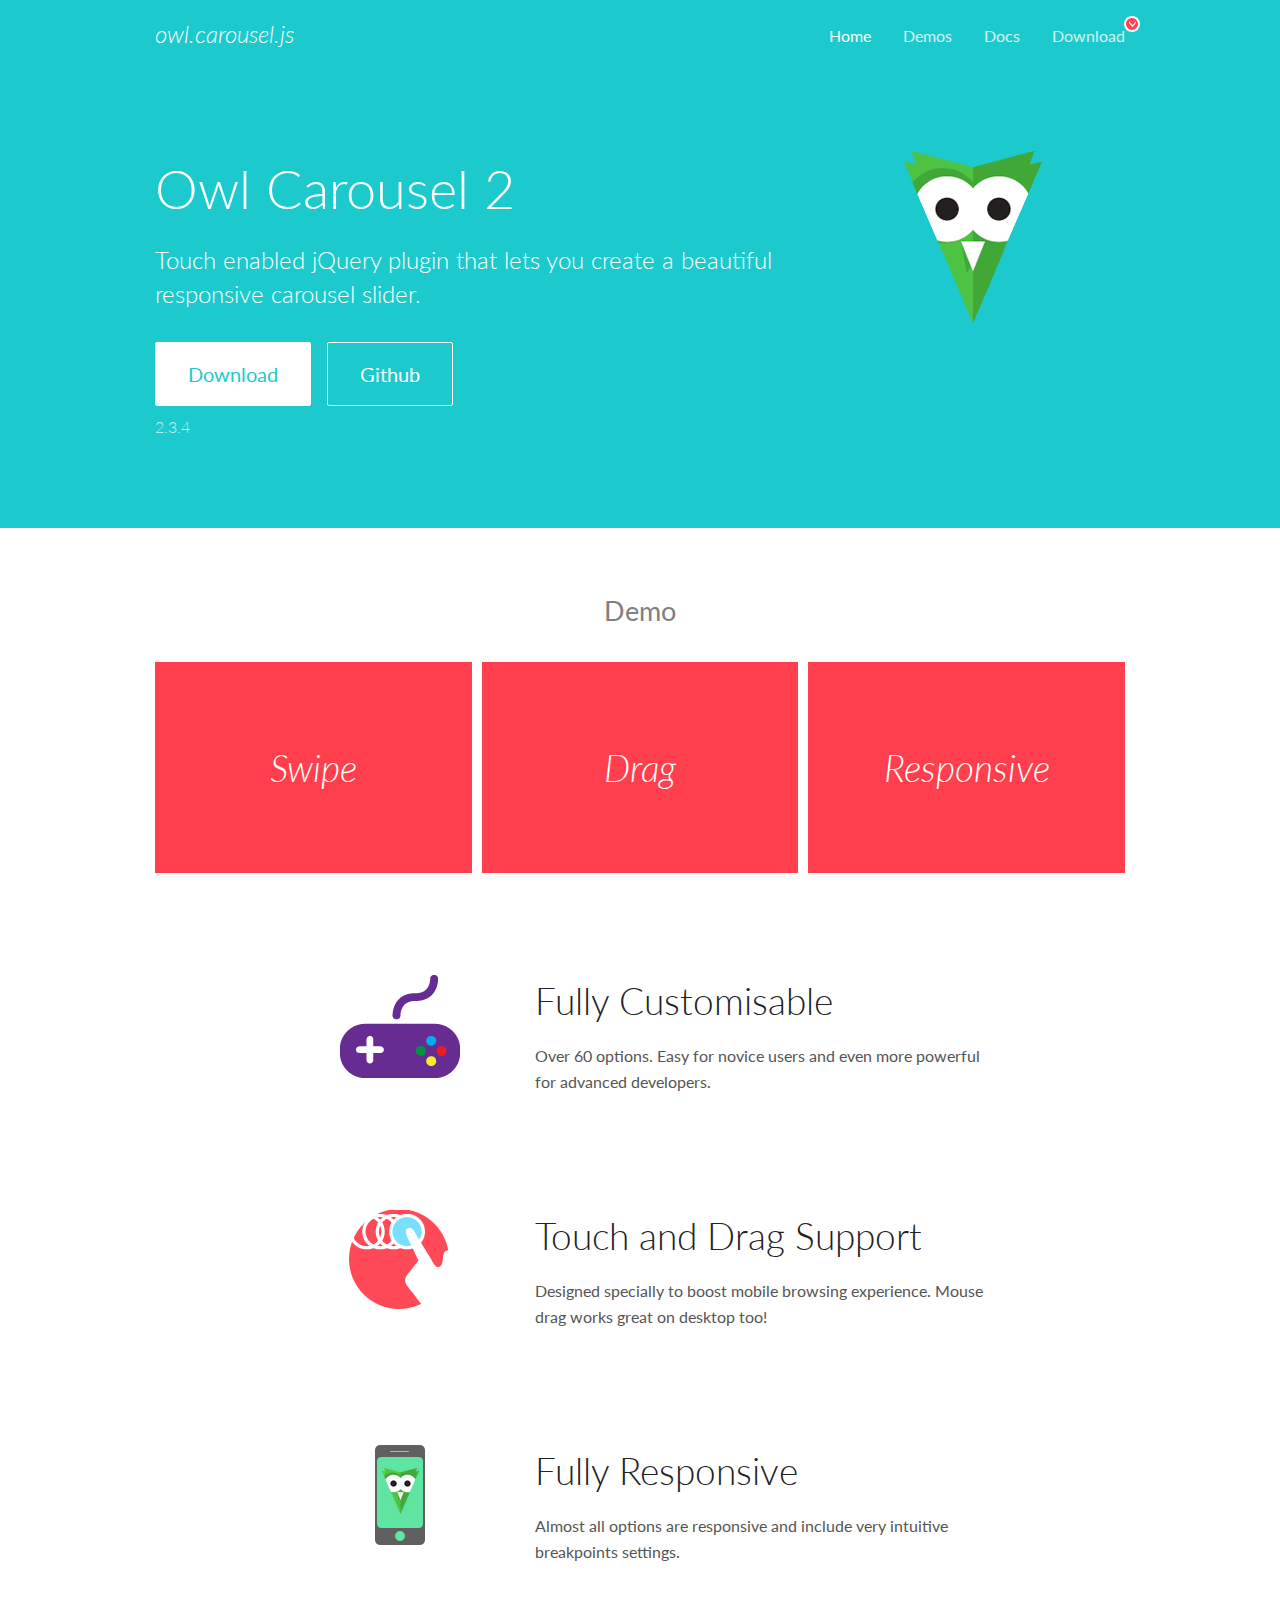
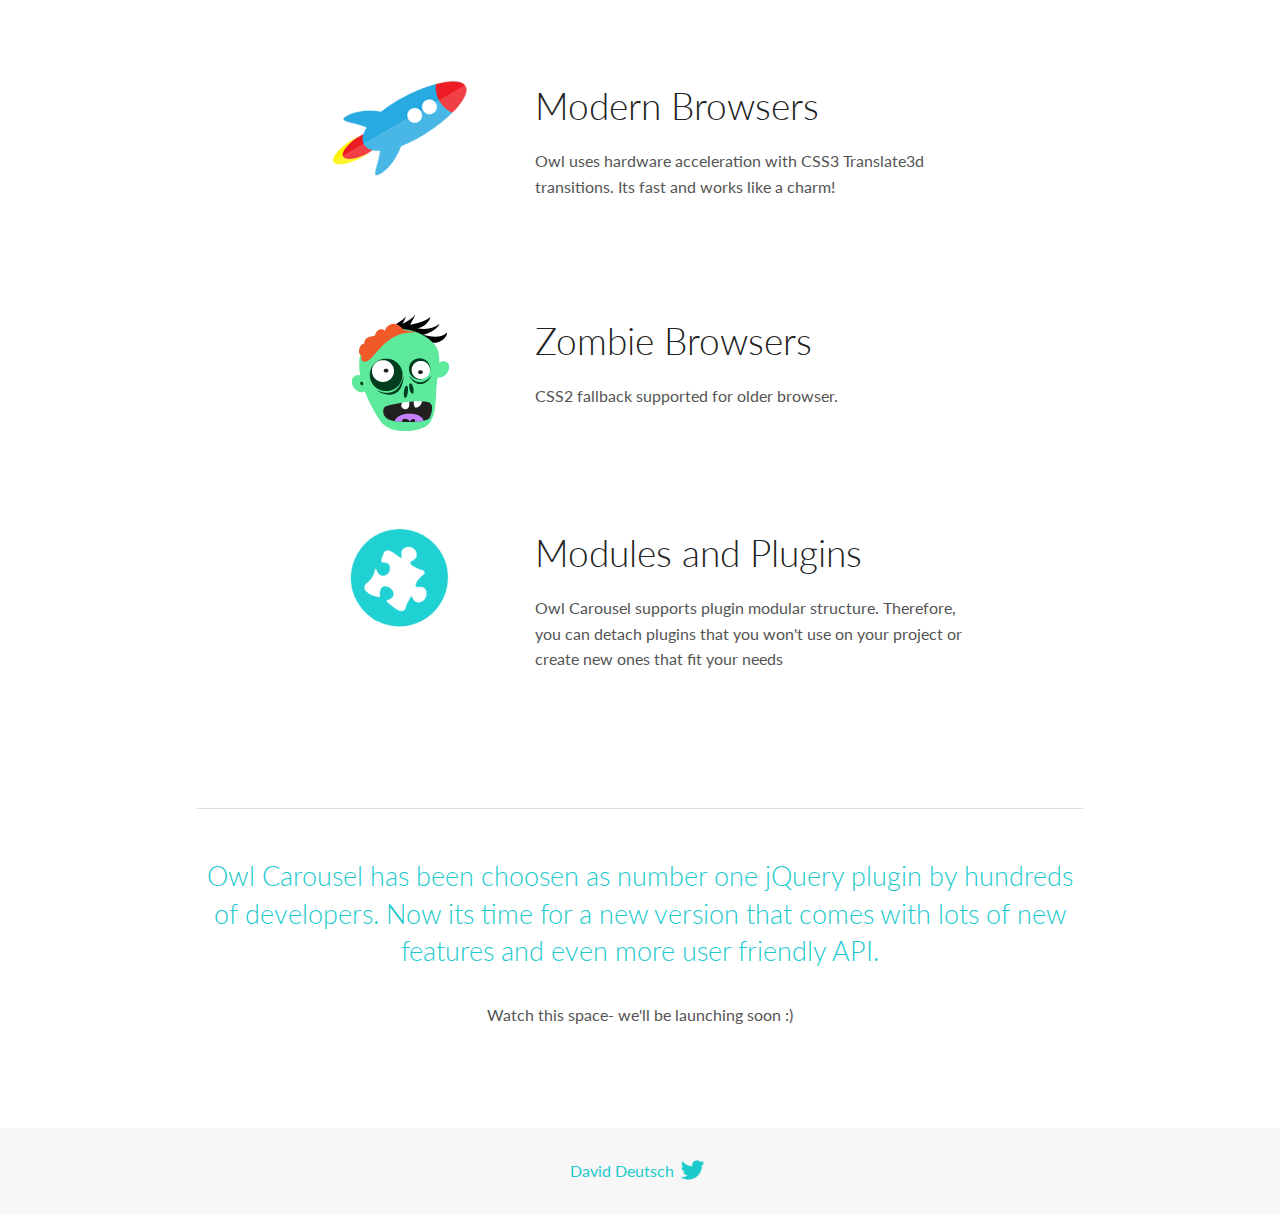
<file: owlcarousel/docs/index.html>
<!DOCTYPE html>
<html lang="en">
  <head>

    <!-- head -->
    <meta charset="utf-8">
    <meta name="msapplication-tap-highlight" content="no" />
    <meta name="viewport" content="width=device-width, initial-scale=1.0" />
    <meta name="description" content="Touch enabled jQuery plugin that lets you create beautiful responsive carousel slider.">
    <meta name="author" content="David Deutsch">
    <title>
      Home | Owl Carousel | 2.3.4
    </title>

    <!-- Stylesheets -->
    <link href='https://fonts.googleapis.com/css?family=Lato:300,400,700,400italic,300italic' rel='stylesheet' type='text/css'>
    <link rel="stylesheet" href="assets/css/docs.theme.min.css">

    <!-- Owl Stylesheets -->
    <link rel="stylesheet" href="assets/owlcarousel/assets/owl.carousel.min.css">
    <link rel="stylesheet" href="assets/owlcarousel/assets/owl.theme.default.min.css">

    <!-- HTML5 shim and Respond.js IE8 support of HTML5 elements and media queries -->

    <!--[if lt IE 9]>
      <script src="https://oss.maxcdn.com/libs/html5shiv/3.7.0/html5shiv.js"></script>
      <script src="https://oss.maxcdn.com/libs/respond.js/1.3.0/respond.min.js"></script>
    <![endif]-->

    <!-- Favicons -->
    <link rel="apple-touch-icon-precomposed" sizes="144x144" href="assets/ico/apple-touch-icon-144-precomposed.png">
    <link rel="shortcut icon" href="assets/ico/favicon.png">
    <link rel="shortcut icon" href="favicon.ico">

    <!-- Yeah i know js should not be in header. Its required for demos.-->

    <!-- javascript -->
    <script src="assets/vendors/jquery.min.js"></script>
    <script src="assets/owlcarousel/owl.carousel.js"></script>
  </head>
  <body>

    <!-- header -->
    <header class="header">
      <div class="row">
        <div class="large-12 columns">
          <div class="brand left">
            <h3>
              <a href="/OwlCarousel2/">owl.carousel.js</a> 
            </h3>
          </div>
          <a id="toggle-nav" class="right">
            <span></span> <span></span> <span></span> 
          </a> 
          <div class="nav-bar">
            <ul class="clearfix">
              <li class="active">
                <a href="/OwlCarousel2/index.html">Home</a> 
              </li>
              <li> <a href="/OwlCarousel2/demos/demos.html">Demos</a>  </li>
              <li> <a href="/OwlCarousel2/docs/started-welcome.html">Docs</a>  </li>
              <li>
                <a href="https://github.com/OwlCarousel2/OwlCarousel2/archive/2.3.4.zip">Download</a> 
                <span class="download"></span> 
              </li>
            </ul>
          </div>
        </div>
      </div>
    </header>

    <!-- home panel -->
    <section id="hero">
      <div class="row">
        <div class="large-8 medium-8 columns">
          <h1>Owl Carousel 2</h1>
          <h4>Touch enabled jQuery plugin that lets you create a beautiful responsive carousel slider.</h4>
          <a href="https://github.com/OwlCarousel2/OwlCarousel2/archive/2.3.4.zip" class="hero-button">Download</a> 
          <a href="https://github.com/OwlCarousel2/OwlCarousel2" class="hero-button outline">Github</a> 
          <p>2.3.4</p>
        </div>
        <div class="large-4 medium-4 columns">
          <img class="owl-logo" src="assets/img/owl-logo.png" alt="mr. Owl">
        </div>
      </div>
    </section>

    <!-- body -->
    <div class="home-demo">
      <div class="row">
        <div class="large-12 columns">
          <h3>Demo</h3>
          <div class="owl-carousel">
            <div class="item">
              <h2>Swipe</h2>
            </div>
            <div class="item">
              <h2>Drag</h2>
            </div>
            <div class="item">
              <h2>Responsive</h2>
            </div>
            <div class="item">
              <h2>CSS3</h2>
            </div>
            <div class="item">
              <h2>Fast</h2>
            </div>
            <div class="item">
              <h2>Easy</h2>
            </div>
            <div class="item">
              <h2>Free</h2>
            </div>
            <div class="item">
              <h2>Upgradable</h2>
            </div>
            <div class="item">
              <h2>Tons of options</h2>
            </div>
            <div class="item">
              <h2>Infinity</h2>
            </div>
            <div class="item">
              <h2>Auto Width</h2>
            </div>
          </div>
        </div>
      </div>
    </div>
    <script>
      var owl = $('.owl-carousel');
      owl.owlCarousel({
        margin: 10,
        loop: true,
        responsive: {
          0: {
            items: 1
          },
          600: {
            items: 2
          },
          1000: {
            items: 3
          }
        }
      })
    </script>

    <!-- features -->
    <div id="features">
      <div class="row">
        <div class="small-12 medium-9 small-centered columns">
          <section class="row feature">
            <div class="medium-4 small-12 columns">
              <img src="assets/img/feature-options.png" alt="">
            </div>
            <div class="medium-8 small-12 columns">
              <h2>Fully Customisable</h2>
              <p>Over 60 options. Easy for novice users and even more powerful for advanced developers.</p>
            </div>
          </section>
          <section class="row feature">
            <div class="medium-4 small-12 columns">
              <img src="assets/img/feature-drag.png" alt="">
            </div>
            <div class="medium-8 small-12 columns">
              <h2>Touch and Drag Support</h2>
              <p>Designed specially to boost mobile browsing experience. Mouse drag works great on desktop too!</p>
            </div>
          </section>
          <section class="row feature">
            <div class="medium-4 small-12 columns">
              <img src="assets/img/feature-responsive.png" alt="">
            </div>
            <div class="medium-8 small-12 columns">
              <h2>Fully Responsive</h2>
              <p>Almost all options are responsive and include very intuitive breakpoints settings.</p>
            </div>
          </section>
          <section class="row feature">
            <div class="medium-4 small-12 columns">
              <img src="assets/img/feature-modern.png" alt="">
            </div>
            <div class="medium-8 small-12 columns">
              <h2>Modern Browsers</h2>
              <p>Owl uses hardware acceleration with CSS3 Translate3d transitions. Its fast and works like a charm! </p>
            </div>
          </section>
          <section class="row feature">
            <div class="medium-4 small-12 columns">
              <img src="assets/img/feature-zombie.png" alt="">
            </div>
            <div class="medium-8 small-12 columns">
              <h2>Zombie Browsers</h2>
              <p>CSS2 fallback supported for older browser.</p>
            </div>
          </section>
          <section class="row feature">
            <div class="medium-4 small-12 columns">
              <img src="assets/img/feature-module.png" alt="">
            </div>
            <div class="medium-8 small-12 columns">
              <h2>Modules and Plugins</h2>
              <p>Owl Carousel supports plugin modular structure. Therefore, you can detach plugins that you won&#x27;t use on your project or create new ones that fit your needs</p>
            </div>
          </section>
        </div>
      </div>
    </div>

    <!-- footer -->
    <section id="teaser-text">
      <div class="row">
        <div class="small-12 medium-11 small-centered columns">
          <hr>
          <h3 id="owl-carousel-has-been-choosen-as-number-one-jquery-plugin-by-hundreds-of-developers-now-its-time-for-a-new-version-that-comes-with-lots-of-new-features-and-even-more-user-friendly-api-">Owl Carousel has been choosen as number one jQuery plugin by hundreds of developers. Now its time for a new version that comes with lots of new features and even more user friendly API.</h3>
          <p>Watch this space- we&#39;ll be launching soon :)</p>
        </div>
      </div>
    </section>

    <!-- footer -->
    <footer class="footer">
      <div class="row">
        <div class="large-12 columns">
          <h5>
            <a href="/OwlCarousel2/docs/support-contact.html">David Deutsch</a> 
            <a id="custom-tweet-button" href="https://twitter.com/share?url=https://github.com/OwlCarousel2/OwlCarousel2&text=Owl Carousel - This is so awesome! " target="_blank"></a> 
          </h5>
        </div>
      </div>
    </footer>

    <!-- vendors -->
    <script src="assets/vendors/highlight.js"></script>
    <script src="assets/js/app.js"></script>
  </body>
</html>
</file>
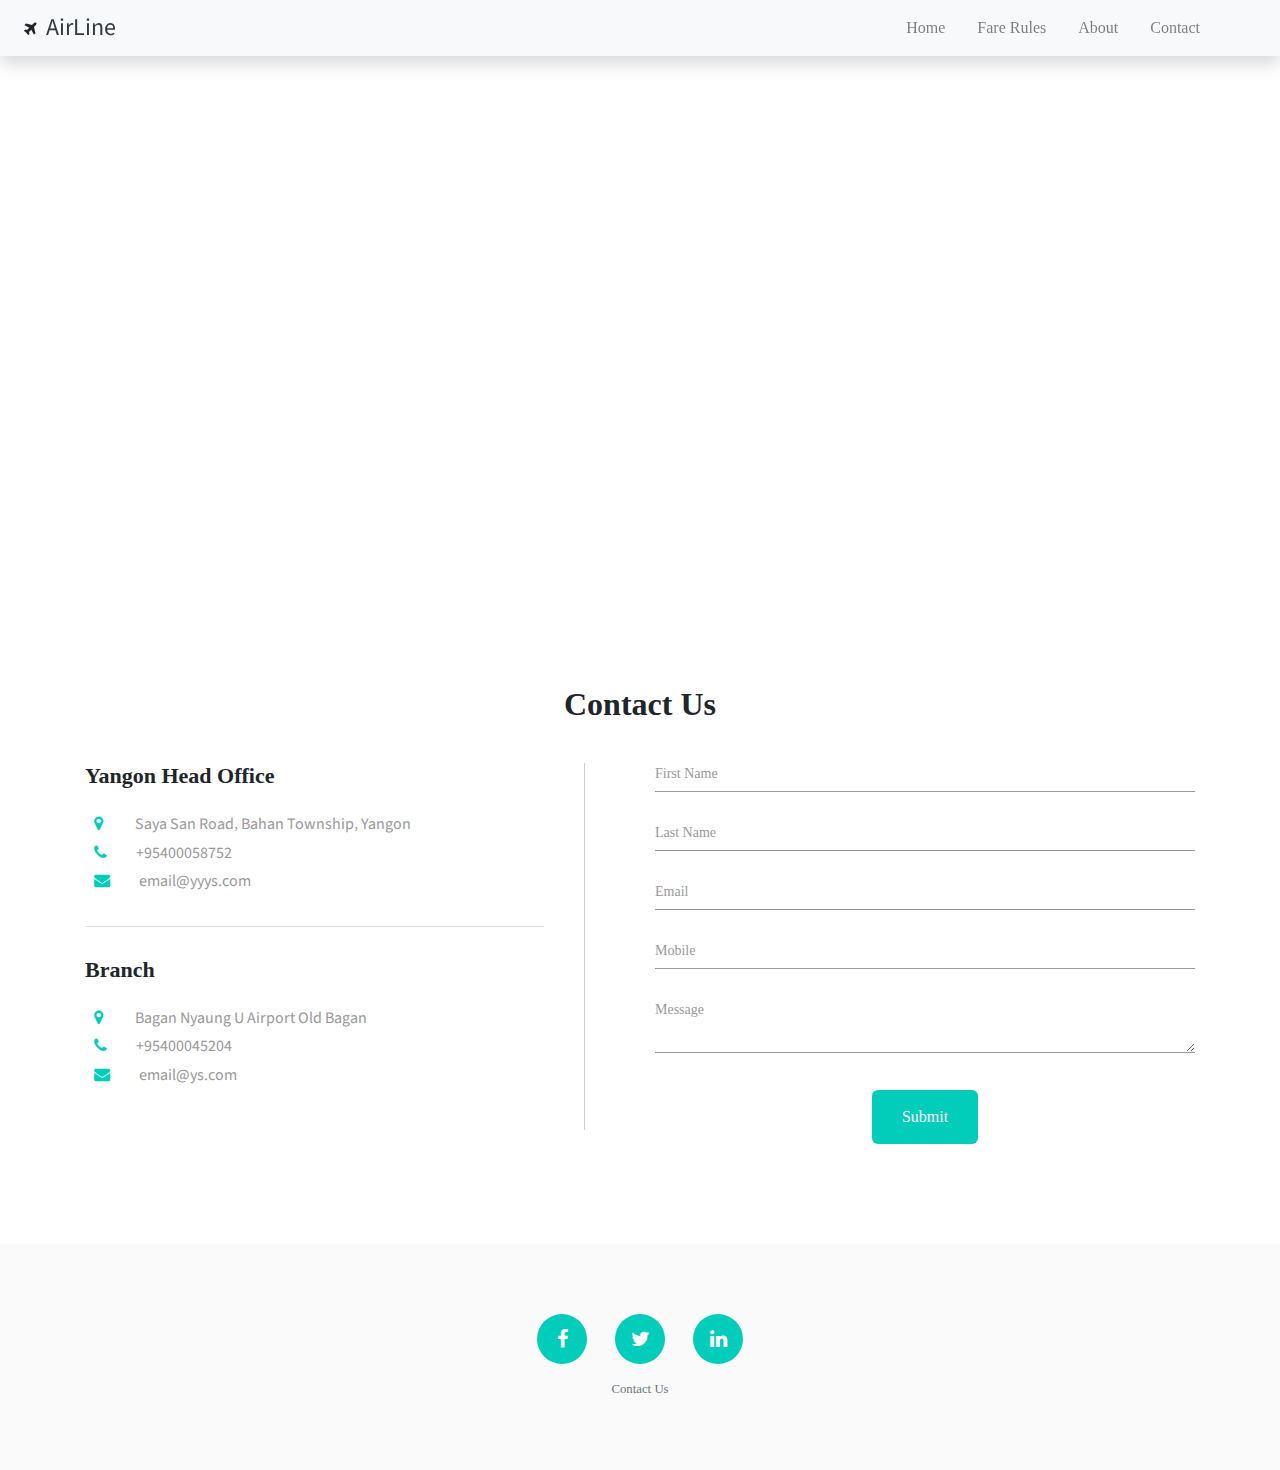
<file: contact.html>
<!DOCTYPE html>
<html lang="en">

<head>
  <meta charset="UTF-8">
  <meta name="viewport" content="width=device-width, initial-scale=1, shrink-to-fit=no">
  <meta name="description" content="">
  <meta name="author" content="">
  <link rel="icon" type="image/png" href="images/favicon-32x32.png" sizes="32x32" />
  <link rel="icon" type="image/png" href="images/favicon-16x16.png" sizes="16x16" />
  <title>Travel</title>
  <!--stylesheet-->
 <link href="https://fonts.googleapis.com/css?family=Source+Sans+Pro:400,700,900" rel="stylesheet">
  <link href="https://maxcdn.bootstrapcdn.com/font-awesome/4.7.0/css/font-awesome.min.css" rel="stylesheet" type="text/css">
  <link rel="stylesheet" type="text/css" href="bootstrap/css/bootstrap.min.css">
  
  <script type="text/javascript" src="bootstrap/js/jquery.min.js"></script>
  <script type="text/javascript" src="bootstrap/js/bootstrap.bundle.min.js"></script>
  <link href="styles/styles.css" rel="stylesheet" type="text/css">
  <link href="styles/custom-responsive-styles.css" rel="stylesheet" type="text/css">
  <!--scripts-->
  <script type="text/javascript" src="scripts/all-plugins.js"></script>
  <script type="text/javascript" src="scripts/plugins-activate.js"></script>

  <link rel="stylesheet" href="owlcarousel/dist/assets/owl.carousel.min.css">
  <link rel="stylesheet" href="owlcarousel/dist/assets/owl.theme.default.min.css">
  <link rel="stylesheet" type="text/css" href="bootstrap/css/customer.css
  ">
</head>

<body id="page-top">
  <!-- Navigation -->
  
  <nav class="navbar navbar-expand-lg navbar-light bg-light fixed-top shadow">

    <i class="fa fa-plane ml-2" aria-hidden="true"><span class="text-dark">AirLine</span></i>

    <!--   <a href="index.html" class="navbar-brand logo_text">AirLine</a> -->

    <button class="navbar-toggler" data-toggle="collapse" data-target="#NavBar">
      <span class="navbar-toggler-icon"></span>
    </button>
    
    <div class="collapse navbar-collapse" id="NavBar">
     <div class="collapse navbar-collapse" id="NavBar">
      <ul class="navbar-nav ml-auto mr-5">
        <li class="nav-item mx-2"><a href="index.html" class="nav-link">Home</a></li>
        <li class="nav-item mx-2"><a href="fare.html" class="nav-link">Fare Rules</a></li>
        <li class="nav-item mx-2"><a href="about.html" class="nav-link">About</a></li>
        <li class="nav-item mx-2"><a href="contact.html" class="nav-link">Contact</a></li>
      </ul>
    </div>
    </div>
  </nav>
<!--   <a class="menu-toggle rounded" href="#">
    <i class="fa fa-bars"></i>
  </a> -->
  <!-- <nav id="sidebar-wrapper">
    <ul class="sidebar-nav">
      <li class="sidebar-brand">
        <a class="smooth-scroll" href="#Header"></a>
      </li>
      <li class="sidebar-nav-item">
        <a class="smooth-scroll" href="#page-top">Home</a>
      </li>
      <li class="sidebar-nav-item">
        <a class="smooth-scroll" href="#About">About</a>
      </li>
      <li class="sidebar-nav-item">
        <a class="smooth-scroll" href="#Services">Services</a>
      </li>
      <li class="sidebar-nav-item">
        <a class="smooth-scroll" href="#Portfolio">Portfolio</a>
      </li>
      <li class="sidebar-nav-item">
        <a class="smooth-scroll" href="#Testimonials">Testimonials</a>
      </li>
      <li class="sidebar-nav-item">
        <a class="smooth-scroll" href="#Contact">Contact</a>
      </li>
    </ul>
  </nav> -->
  <!-- Header Starts -->
  <section class="my-5 py-3">
    <div class="container-fluid text-center">
      <iframe src="https://www.google.com/maps/embed?pb=!1m18!1m12!1m3!1d488797.79020234646!2d95.90136958313794!3d16.83960980011405!2m3!1f0!2f0!3f0!3m2!1i1024!2i768!4f13.1!3m3!1m2!1s0x30c1949e223e196b%3A0x56fbd271f8080bb4!2sYangon!5e0!3m2!1sen!2smm!4v1605112032532!5m2!1sen!2smm" width="100%" height="450" frameborder="0" style="border:0;" allowfullscreen="" aria-hidden="false" tabindex="0"></iframe>
    </div>
    <div class="overlay"></div>
  </section>

  <section id="Contact" class="content-section">
    <div class="container">
      <div class="block-heading">
        <h2>Contact Us</h2>
       
      </div>
      <div class="row">
        <div class="col-sm-12 col-md-6 col-lg-6">
          <div class="contact-wrapper">
            <div class="address-block border-bottom">
              <h3 class="add-title">Yangon Head Office</h3>
              <div class="c-detail">
                <span class="c-icon"><i class="fa fa-map-marker" aria-hidden="true"></i></span><span class="c-info">&nbsp;Saya San Road‚ Bahan Township‚ Yangon</span>
              </div>
              <div class="c-detail">
                <span class="c-icon"><i class="fa fa-phone" aria-hidden="true"></i></span><span class="c-info">+95400058752</span>
              </div>
              <div class="c-detail">
                <span class="c-icon"><i class="fa fa-envelope" aria-hidden="true"></i></span><span class="c-info">email@yyys.com</span>
              </div>
            </div>
            <div class="address-block">
              <h3 class="add-title">Branch</h3>
              <div class="c-detail">
                <span class="c-icon"><i class="fa fa-map-marker" aria-hidden="true"></i></span><span class="c-info">&nbsp;Bagan Nyaung U Airport Old Bagan</span>
              </div>
              <div class="c-detail">
                <span class="c-icon"><i class="fa fa-phone" aria-hidden="true"></i></span><span class="c-info">+95400045204</span>
              </div>
              <div class="c-detail">
                <span class="c-icon"><i class="fa fa-envelope" aria-hidden="true"></i></span><span class="c-info">email@ys.com</span>
              </div>
            </div>
          </div>
        </div>
        <div class="col-sm-12 col-md-6 col-lg-6">
          <div class="form-wrap">
            <form action="javascript:void(0)" method="post">
              <div class="fname floating-label">
                <input type="text" class="floating-input" name="full name" />
                <label for="title">First Name</label>
              </div>
              <div class="fname floating-label">
                <input type="text" class="floating-input" name="full name" />
                <label for="title">Last Name</label>
              </div>
              <div class="email floating-label">
                <input type="email" class="floating-input" name="email" />
                <label for="email">Email</label>
              </div>
              <div class="contact floating-label">
                <input type="tel" class="floating-input" name="contact" />
                <label for="email">Mobile</label>
              </div>
              <div class="company floating-label">
                <textarea type="text" class="floating-input" name="company" /></textarea>
                <label for="email">Message</label>
              </div>
              <div class="submit-btn">
                <button type="submit">Submit</button>
              </div>
            </form>
          </div>
        </div>
      </div>
    </div>
  </section>
  <footer class="footer text-center">
    <div class="container">
      <ul class="list-inline">
        <li class="list-inline-item">
          <a class="social-link rounded-circle text-white mr-3" href="javascript:void(0)">
              <i class="fa fa-facebook" aria-hidden="true"></i>
            </a>
        </li>
        <li class="list-inline-item">
          <a class="social-link rounded-circle text-white mr-3" href="javascript:void(0)">
              <i class="fa fa-twitter" aria-hidden="true"></i>
            </a>
        </li>
        <li class="list-inline-item">
          <a class="social-link rounded-circle text-white" href="javascript:void(0)">
              <i class="fa fa-linkedin" aria-hidden="true"></i>
            </a>
        </li>
      </ul>
       <p class="text-muted small mb-0">Contact Us<a href="https://www.position2.com/" target="_balnk"></p>
    </div>
  </footer>
</body>

</html>
</file>
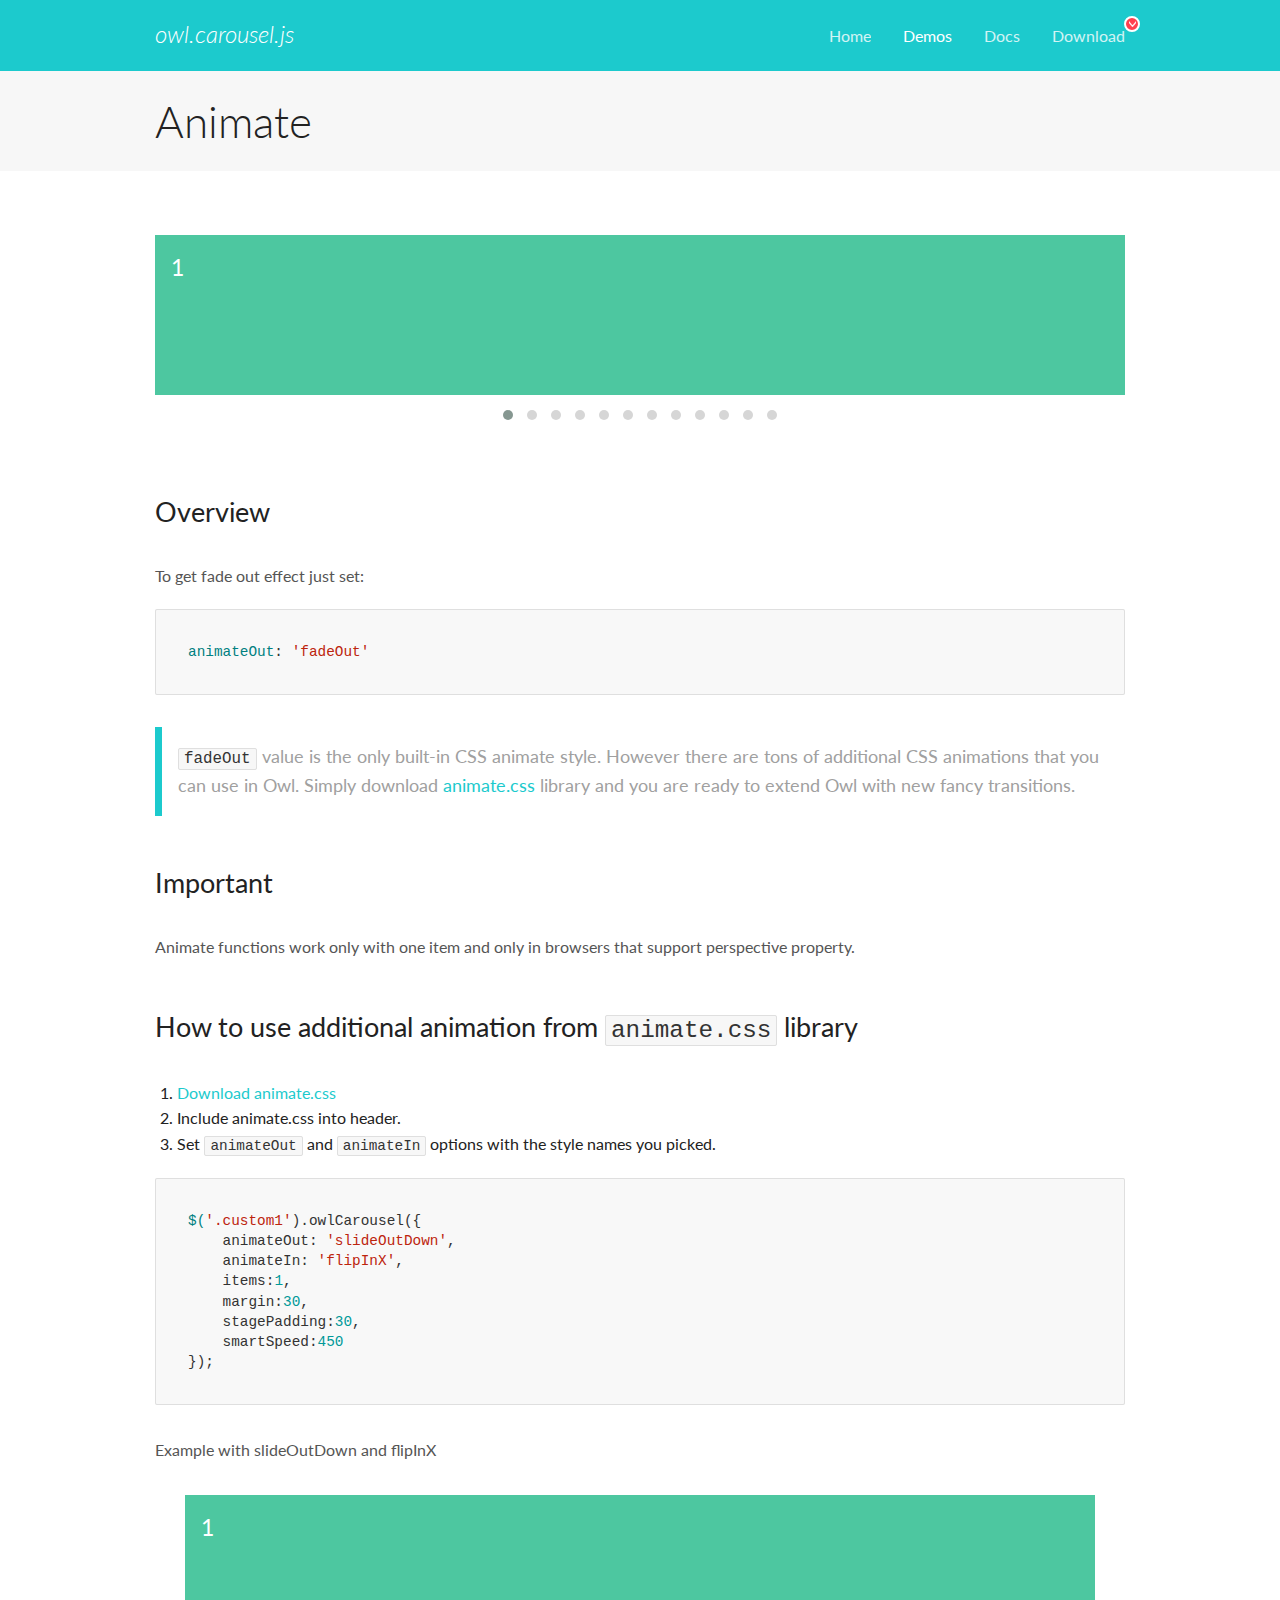
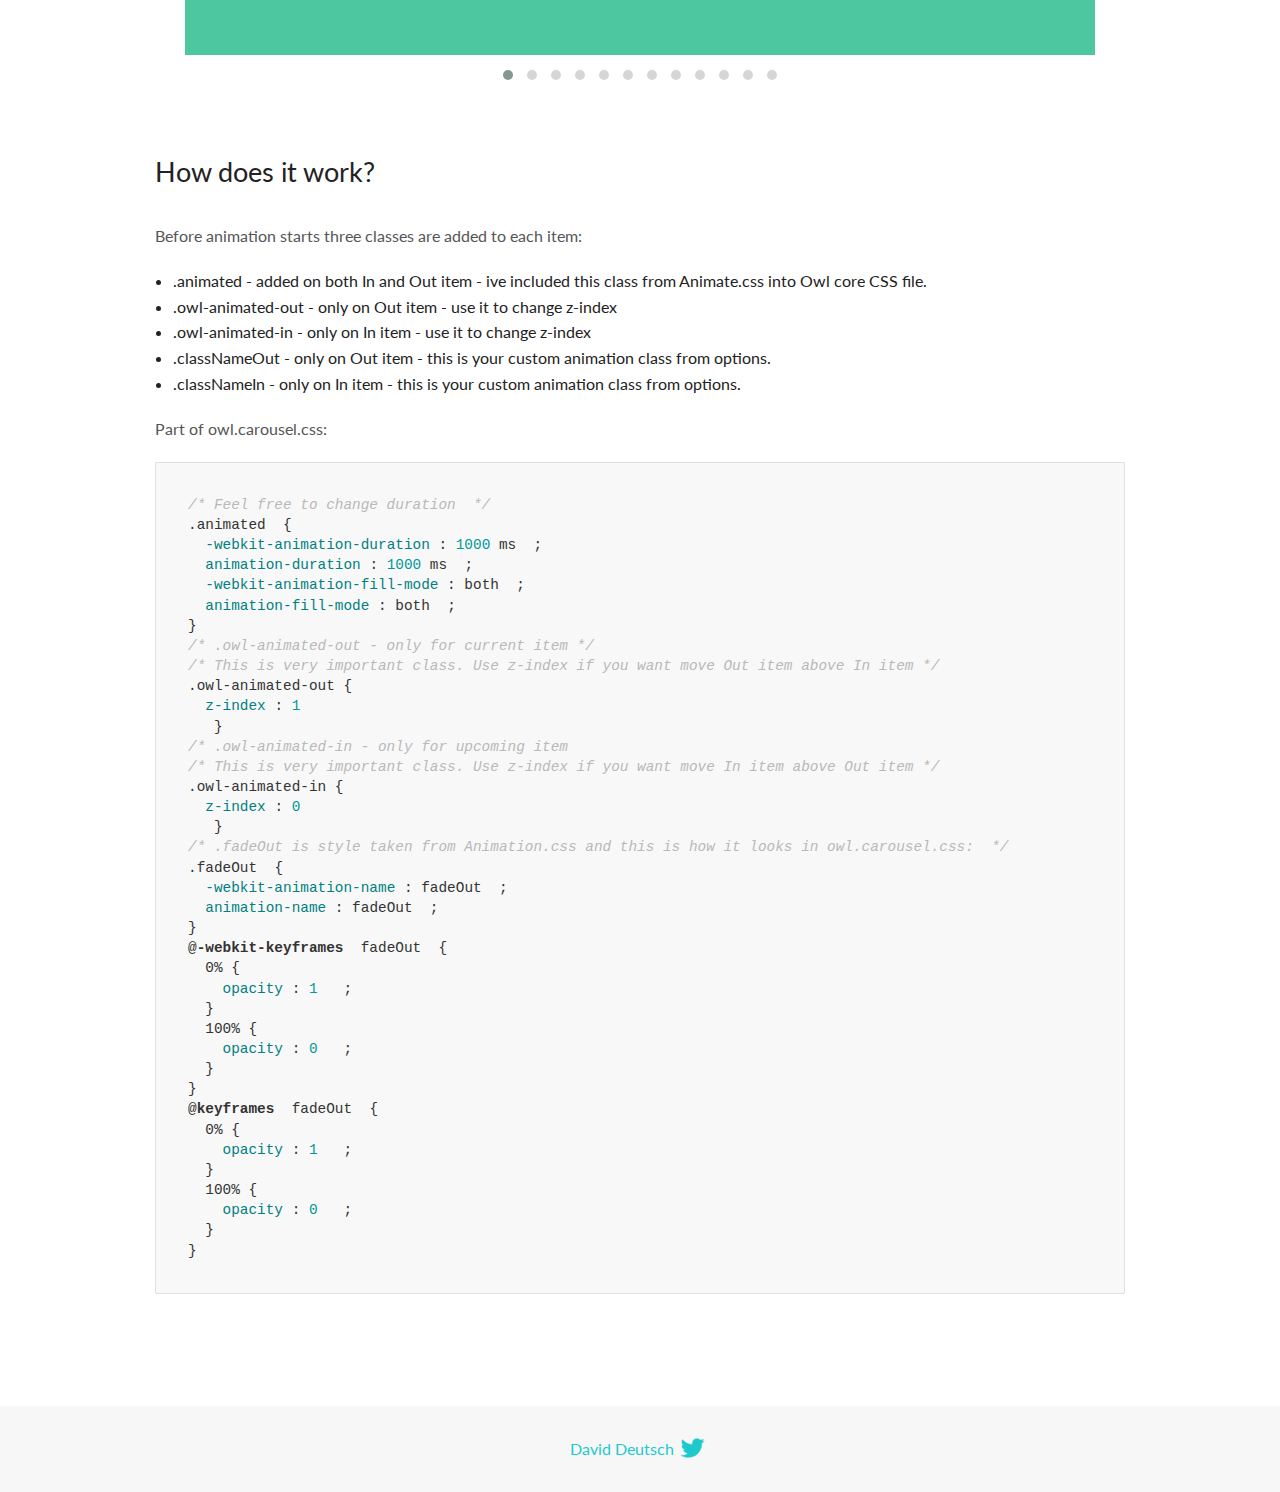
<file: owlcarousel/docs/demos/animate.html>
<!DOCTYPE html>
<html lang="en">
  <head>

    <!-- head -->
    <meta charset="utf-8">
    <meta name="msapplication-tap-highlight" content="no" />
    <meta name="viewport" content="width=device-width, initial-scale=1.0" />
    <meta name="description" content="Animate carousel">
    <meta name="author" content="David Deutsch">
    <title>
      Animate Demo | Owl Carousel | 2.3.4
    </title>

    <!-- Stylesheets -->
    <link href='https://fonts.googleapis.com/css?family=Lato:300,400,700,400italic,300italic' rel='stylesheet' type='text/css'>
    <link rel="stylesheet" href="../assets/css/docs.theme.min.css">

    <!-- Owl Stylesheets -->
    <link rel="stylesheet" href="../assets/owlcarousel/assets/owl.carousel.min.css">
    <link rel="stylesheet" href="../assets/owlcarousel/assets/owl.theme.default.min.css">

    <!-- HTML5 shim and Respond.js IE8 support of HTML5 elements and media queries -->

    <!--[if lt IE 9]>
      <script src="https://oss.maxcdn.com/libs/html5shiv/3.7.0/html5shiv.js"></script>
      <script src="https://oss.maxcdn.com/libs/respond.js/1.3.0/respond.min.js"></script>
    <![endif]-->

    <!-- Favicons -->
    <link rel="apple-touch-icon-precomposed" sizes="144x144" href="../assets/ico/apple-touch-icon-144-precomposed.png">
    <link rel="shortcut icon" href="../assets/ico/favicon.png">
    <link rel="shortcut icon" href="favicon.ico">

    <!-- Yeah i know js should not be in header. Its required for demos.-->

    <!-- javascript -->
    <script src="../assets/vendors/jquery.min.js"></script>
    <script src="../assets/owlcarousel/owl.carousel.js"></script>
  </head>
  <body>

    <!-- header -->
    <header class="header">
      <div class="row">
        <div class="large-12 columns">
          <div class="brand left">
            <h3>
              <a href="/OwlCarousel2/">owl.carousel.js</a> 
            </h3>
          </div>
          <a id="toggle-nav" class="right">
            <span></span> <span></span> <span></span> 
          </a> 
          <div class="nav-bar">
            <ul class="clearfix">
              <li> <a href="/OwlCarousel2/index.html">Home</a>  </li>
              <li class="active">
                <a href="/OwlCarousel2/demos/demos.html">Demos</a> 
              </li>
              <li> <a href="/OwlCarousel2/docs/started-welcome.html">Docs</a>  </li>
              <li>
                <a href="https://github.com/OwlCarousel2/OwlCarousel2/archive/2.3.4.zip">Download</a> 
                <span class="download"></span> 
              </li>
            </ul>
          </div>
        </div>
      </div>
    </header>

    <!-- title -->
    <section class="title">
      <div class="row">
        <div class="large-12 columns">
          <h1>Animate</h1>
        </div>
      </div>
    </section>

    <!--  Demos -->
    <section id="demos">
      <div class="row">
        <div class="large-12 columns">
          <div class="fadeOut owl-carousel owl-theme">
            <div class="item">
              <h4>1</h4>
            </div>
            <div class="item">
              <h4>2</h4>
            </div>
            <div class="item">
              <h4>3</h4>
            </div>
            <div class="item">
              <h4>4</h4>
            </div>
            <div class="item">
              <h4>5</h4>
            </div>
            <div class="item">
              <h4>6</h4>
            </div>
            <div class="item">
              <h4>7</h4>
            </div>
            <div class="item">
              <h4>8</h4>
            </div>
            <div class="item">
              <h4>9</h4>
            </div>
            <div class="item">
              <h4>10</h4>
            </div>
            <div class="item">
              <h4>11</h4>
            </div>
            <div class="item">
              <h4>12</h4>
            </div>
          </div>
          <h3 id="overview">Overview</h3>
          <p>To get fade out effect just set:</p>
          <pre><code>animateOut: &#39;fadeOut&#39;</code></pre>
          <blockquote>
            <p><code>fadeOut</code> value is the only built-in CSS animate style. However there are tons of additional CSS animations that you can use in Owl. Simply download
              <a href="https://daneden.github.io/animate.css/">animate.css</a>  library and you are ready to extend Owl with new fancy transitions.</p>
          </blockquote>
          <h3 id="important">Important</h3>
          <p>Animate functions work only with one item and only in browsers that support perspective property.</p>
          <h3 id="how-to-use-additional-animation-from-animate-css-library">How to use additional animation from <code>animate.css</code> library</h3>
          <ol>
            <li> <a href="https://daneden.github.io/animate.css/">Download animate.css</a>  </li>
            <li>Include animate.css into header.</li>
            <li>Set <code>animateOut</code> and <code>animateIn</code> options with the style names you picked.</li>
          </ol>
          <pre><code>$(&#39;.custom1&#39;).owlCarousel({
    animateOut: &#39;slideOutDown&#39;,
    animateIn: &#39;flipInX&#39;,
    items:1,
    margin:30,
    stagePadding:30,
    smartSpeed:450
});</code></pre>
          <p>Example with slideOutDown and flipInX</p>
          <div class="custom1 owl-carousel owl-theme">
            <div class="item">
              <h4>1</h4>
            </div>
            <div class="item">
              <h4>2</h4>
            </div>
            <div class="item">
              <h4>3</h4>
            </div>
            <div class="item">
              <h4>4</h4>
            </div>
            <div class="item">
              <h4>5</h4>
            </div>
            <div class="item">
              <h4>6</h4>
            </div>
            <div class="item">
              <h4>7</h4>
            </div>
            <div class="item">
              <h4>8</h4>
            </div>
            <div class="item">
              <h4>9</h4>
            </div>
            <div class="item">
              <h4>10</h4>
            </div>
            <div class="item">
              <h4>11</h4>
            </div>
            <div class="item">
              <h4>12</h4>
            </div>
          </div>
          <h3 id="how-does-it-work-">How does it work?</h3>
          <p>Before animation starts three classes are added to each item:</p>
          <ul>
            <li>.animated - added on both In and Out item - ive included this class from Animate.css into Owl core CSS file.</li>
            <li>.owl-animated-out - only on Out item - use it to change z-index</li>
            <li>.owl-animated-in - only on In item - use it to change z-index</li>
            <li>.classNameOut - only on Out item - this is your custom animation class from options.</li>
            <li>.classNameIn - only on In item - this is your custom animation class from options.</li>
          </ul>
          <p>Part of owl.carousel.css:</p>
          <pre><code class="language-css"><span class="comment">/* Feel free to change duration  */</span> 
<span class="class">.animated</span>  <span class="rules">{
  <span class="rule"><span class="attribute">-webkit-animation-duration</span> :<span class="value"> <span class="number">1000</span> ms</span> </span> ;
  <span class="rule"><span class="attribute">animation-duration</span> :<span class="value"> <span class="number">1000</span> ms</span> </span> ;
  <span class="rule"><span class="attribute">-webkit-animation-fill-mode</span> :<span class="value"> both</span> </span> ;
  <span class="rule"><span class="attribute">animation-fill-mode</span> :<span class="value"> both</span> </span> ;
<span class="rule">}</span> </span> 
<span class="comment">/* .owl-animated-out - only for current item */</span> 
<span class="comment">/* This is very important class. Use z-index if you want move Out item above In item */</span> 
<span class="class">.owl-animated-out</span> <span class="rules">{
  <span class="rule"><span class="attribute">z-index</span> :<span class="value"> <span class="number">1</span> 
</span> </span> </span> }
<span class="comment">/* .owl-animated-in - only for upcoming item
/* This is very important class. Use z-index if you want move In item above Out item */</span> 
<span class="class">.owl-animated-in</span> <span class="rules">{
  <span class="rule"><span class="attribute">z-index</span> :<span class="value"> <span class="number">0</span> 
</span> </span> </span> }
<span class="comment">/* .fadeOut is style taken from Animation.css and this is how it looks in owl.carousel.css:  */</span> 
<span class="class">.fadeOut</span>  <span class="rules">{
  <span class="rule"><span class="attribute">-webkit-animation-name</span> :<span class="value"> fadeOut</span> </span> ;
  <span class="rule"><span class="attribute">animation-name</span> :<span class="value"> fadeOut</span> </span> ;
<span class="rule">}</span> </span> 
<span class="at_rule">@<span class="keyword">-webkit-keyframes</span>  fadeOut </span> {
  0% <span class="rules">{
    <span class="rule"><span class="attribute">opacity</span> :<span class="value"> <span class="number">1</span> </span> </span> ;
  <span class="rule">}</span> </span> 
  100% <span class="rules">{
    <span class="rule"><span class="attribute">opacity</span> :<span class="value"> <span class="number">0</span> </span> </span> ;
  <span class="rule">}</span> </span> 
}
<span class="at_rule">@<span class="keyword">keyframes</span>  fadeOut </span> {
  0% <span class="rules">{
    <span class="rule"><span class="attribute">opacity</span> :<span class="value"> <span class="number">1</span> </span> </span> ;
  <span class="rule">}</span> </span> 
  100% <span class="rules">{
    <span class="rule"><span class="attribute">opacity</span> :<span class="value"> <span class="number">0</span> </span> </span> ;
  <span class="rule">}</span> </span> 
}</code></pre>
          <link rel="stylesheet" href="../assets/css/animate.css">
          <script>
            jQuery(document).ready(function($) {
              $('.fadeOut').owlCarousel({
                items: 1,
                animateOut: 'fadeOut',
                loop: true,
                margin: 10,
              });
              $('.custom1').owlCarousel({
                animateOut: 'slideOutDown',
                animateIn: 'flipInX',
                items: 1,
                margin: 30,
                stagePadding: 30,
                smartSpeed: 450
              });
            });
          </script>
        </div>
      </div>
    </section>

    <!-- footer -->
    <footer class="footer">
      <div class="row">
        <div class="large-12 columns">
          <h5>
            <a href="/OwlCarousel2/docs/support-contact.html">David Deutsch</a> 
            <a id="custom-tweet-button" href="https://twitter.com/share?url=https://github.com/OwlCarousel2/OwlCarousel2&text=Owl Carousel - This is so awesome! " target="_blank"></a> 
          </h5>
        </div>
      </div>
    </footer>

    <!-- vendors -->
    <script src="../assets/vendors/highlight.js"></script>
    <script src="../assets/js/app.js"></script>
  </body>
</html>
</file>
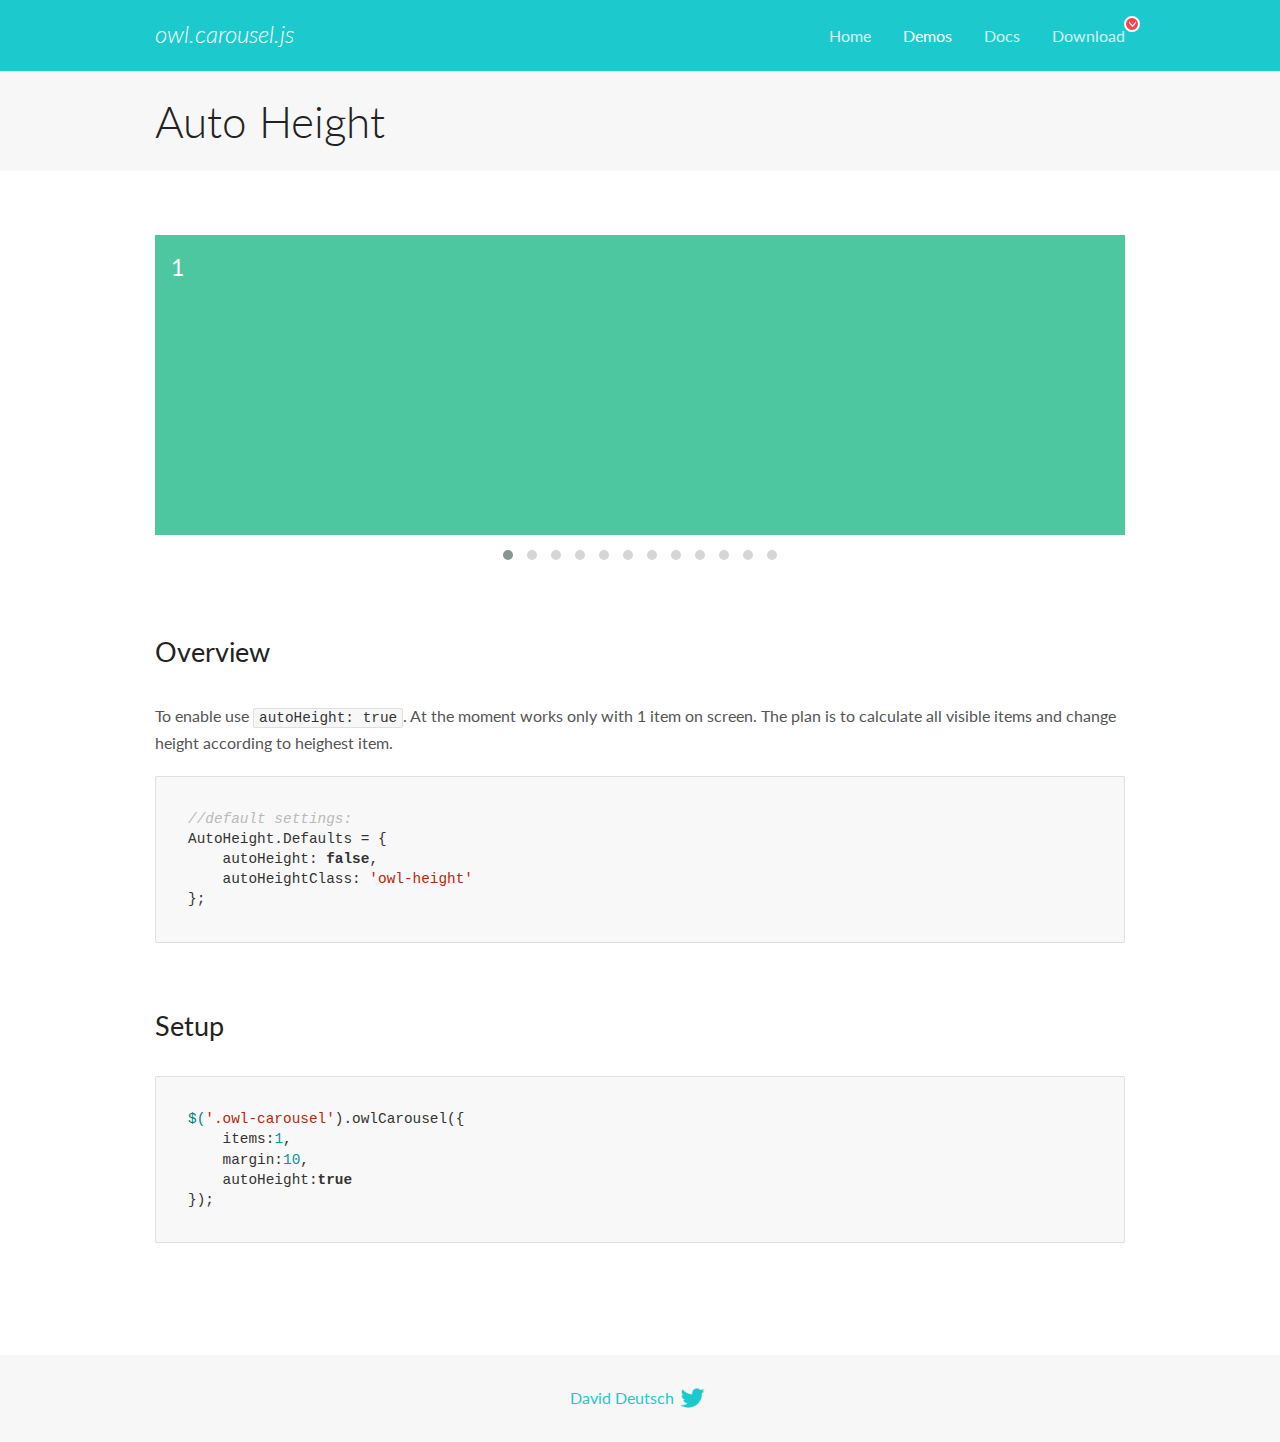
<file: owlcarousel/docs/demos/autoheight.html>
<!DOCTYPE html>
<html lang="en">
  <head>

    <!-- head -->
    <meta charset="utf-8">
    <meta name="msapplication-tap-highlight" content="no" />
    <meta name="viewport" content="width=device-width, initial-scale=1.0" />
    <meta name="description" content="autoHeight usage demo">
    <meta name="author" content="David Deutsch">
    <title>
      Auto Height Demo | Owl Carousel | 2.3.4
    </title>

    <!-- Stylesheets -->
    <link href='https://fonts.googleapis.com/css?family=Lato:300,400,700,400italic,300italic' rel='stylesheet' type='text/css'>
    <link rel="stylesheet" href="../assets/css/docs.theme.min.css">

    <!-- Owl Stylesheets -->
    <link rel="stylesheet" href="../assets/owlcarousel/assets/owl.carousel.min.css">
    <link rel="stylesheet" href="../assets/owlcarousel/assets/owl.theme.default.min.css">

    <!-- HTML5 shim and Respond.js IE8 support of HTML5 elements and media queries -->

    <!--[if lt IE 9]>
      <script src="https://oss.maxcdn.com/libs/html5shiv/3.7.0/html5shiv.js"></script>
      <script src="https://oss.maxcdn.com/libs/respond.js/1.3.0/respond.min.js"></script>
    <![endif]-->

    <!-- Favicons -->
    <link rel="apple-touch-icon-precomposed" sizes="144x144" href="../assets/ico/apple-touch-icon-144-precomposed.png">
    <link rel="shortcut icon" href="../assets/ico/favicon.png">
    <link rel="shortcut icon" href="favicon.ico">

    <!-- Yeah i know js should not be in header. Its required for demos.-->

    <!-- javascript -->
    <script src="../assets/vendors/jquery.min.js"></script>
    <script src="../assets/owlcarousel/owl.carousel.js"></script>
  </head>
  <body>

    <!-- header -->
    <header class="header">
      <div class="row">
        <div class="large-12 columns">
          <div class="brand left">
            <h3>
              <a href="/OwlCarousel2/">owl.carousel.js</a> 
            </h3>
          </div>
          <a id="toggle-nav" class="right">
            <span></span> <span></span> <span></span> 
          </a> 
          <div class="nav-bar">
            <ul class="clearfix">
              <li> <a href="/OwlCarousel2/index.html">Home</a>  </li>
              <li class="active">
                <a href="/OwlCarousel2/demos/demos.html">Demos</a> 
              </li>
              <li> <a href="/OwlCarousel2/docs/started-welcome.html">Docs</a>  </li>
              <li>
                <a href="https://github.com/OwlCarousel2/OwlCarousel2/archive/2.3.4.zip">Download</a> 
                <span class="download"></span> 
              </li>
            </ul>
          </div>
        </div>
      </div>
    </header>

    <!-- title -->
    <section class="title">
      <div class="row">
        <div class="large-12 columns">
          <h1>Auto Height</h1>
        </div>
      </div>
    </section>

    <!--  Demos -->
    <section id="demos">
      <div class="row">
        <div class="large-12 columns">
          <div class="owl-carousel owl-theme">
            <div class="item" style="height:300px">
              <h4>1</h4>
            </div>
            <div class="item" style="height:100px">
              <h4>2</h4>
            </div>
            <div class="item" style="height:500px">
              <h4>3</h4>
            </div>
            <div class="item" style="height:250px">
              <h4>4</h4>
            </div>
            <div class="item" style="height:400px">
              <h4>5</h4>
            </div>
            <div class="item" style="height:500px">
              <h4>6</h4>
            </div>
            <div class="item" style="height:600px">
              <h4>7</h4>
            </div>
            <div class="item" style="height:400px">
              <h4>8</h4>
            </div>
            <div class="item" style="height:300px">
              <h4>9</h4>
            </div>
            <div class="item" style="height:350px">
              <h4>10</h4>
            </div>
            <div class="item" style="height:200px">
              <h4>11</h4>
            </div>
            <div class="item" style="height:150px">
              <h4>12</h4>
            </div>
          </div>
          <h3 id="overview">Overview</h3>
          <p>To enable use <code>autoHeight: true</code>. At the moment works only with 1 item on screen. The plan is to calculate all visible items and change height according to heighest item.</p>
          <pre><code>//default settings:
AutoHeight.Defaults = {
    autoHeight: false,
    autoHeightClass: &#39;owl-height&#39;
};</code></pre>
          <h3 id="setup">Setup</h3>
          <pre><code>$(&#39;.owl-carousel&#39;).owlCarousel({
    items:1,
    margin:10,
    autoHeight:true
});</code></pre>
          <script>
            $(document).ready(function() {
              $('.owl-carousel').owlCarousel({
                items: 1,
                margin: 10,
                autoHeight: true
              });
            })
          </script>
        </div>
      </div>
    </section>

    <!-- footer -->
    <footer class="footer">
      <div class="row">
        <div class="large-12 columns">
          <h5>
            <a href="/OwlCarousel2/docs/support-contact.html">David Deutsch</a> 
            <a id="custom-tweet-button" href="https://twitter.com/share?url=https://github.com/OwlCarousel2/OwlCarousel2&text=Owl Carousel - This is so awesome! " target="_blank"></a> 
          </h5>
        </div>
      </div>
    </footer>

    <!-- vendors -->
    <script src="../assets/vendors/highlight.js"></script>
    <script src="../assets/js/app.js"></script>
  </body>
</html>
</file>
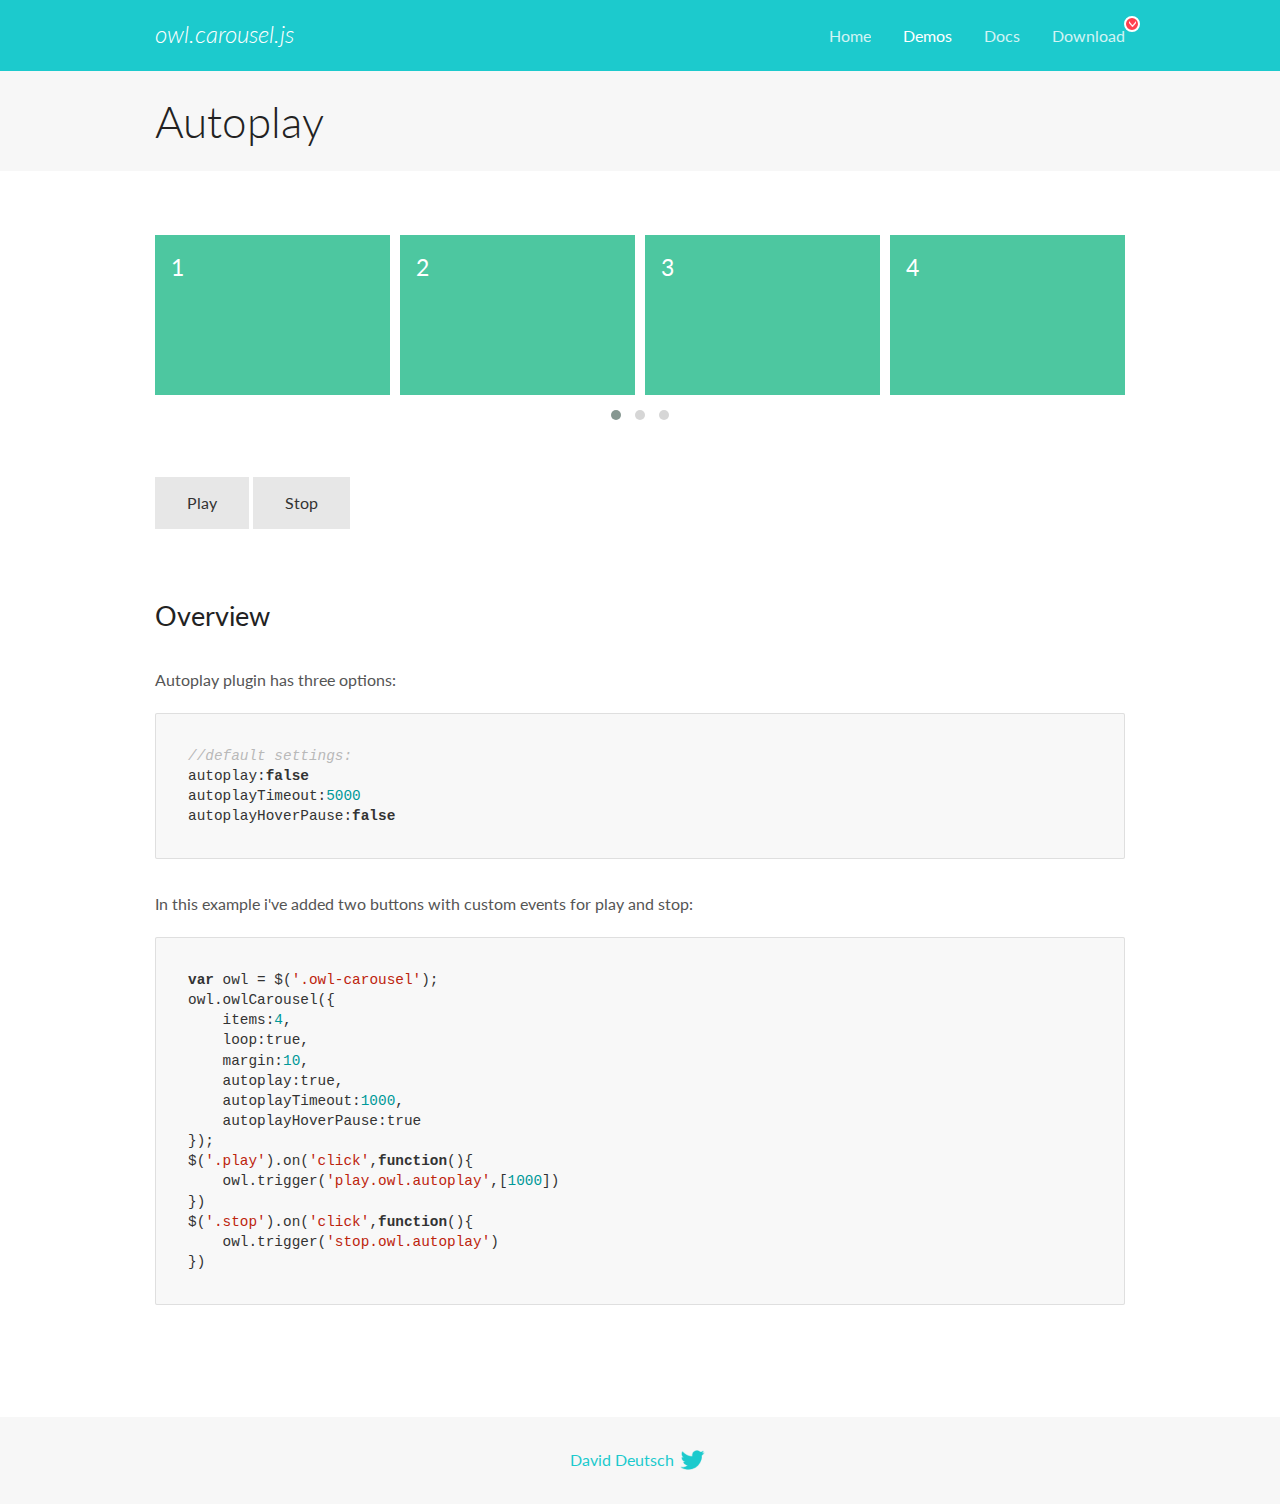
<file: owlcarousel/docs/demos/autoplay.html>
<!DOCTYPE html>
<html lang="en">
  <head>

    <!-- head -->
    <meta charset="utf-8">
    <meta name="msapplication-tap-highlight" content="no" />
    <meta name="viewport" content="width=device-width, initial-scale=1.0" />
    <meta name="description" content="Autoplay usage demo">
    <meta name="author" content="David Deutsch">
    <title>
      Autoplay Demo | Owl Carousel | 2.3.4
    </title>

    <!-- Stylesheets -->
    <link href='https://fonts.googleapis.com/css?family=Lato:300,400,700,400italic,300italic' rel='stylesheet' type='text/css'>
    <link rel="stylesheet" href="../assets/css/docs.theme.min.css">

    <!-- Owl Stylesheets -->
    <link rel="stylesheet" href="../assets/owlcarousel/assets/owl.carousel.min.css">
    <link rel="stylesheet" href="../assets/owlcarousel/assets/owl.theme.default.min.css">

    <!-- HTML5 shim and Respond.js IE8 support of HTML5 elements and media queries -->

    <!--[if lt IE 9]>
      <script src="https://oss.maxcdn.com/libs/html5shiv/3.7.0/html5shiv.js"></script>
      <script src="https://oss.maxcdn.com/libs/respond.js/1.3.0/respond.min.js"></script>
    <![endif]-->

    <!-- Favicons -->
    <link rel="apple-touch-icon-precomposed" sizes="144x144" href="../assets/ico/apple-touch-icon-144-precomposed.png">
    <link rel="shortcut icon" href="../assets/ico/favicon.png">
    <link rel="shortcut icon" href="favicon.ico">

    <!-- Yeah i know js should not be in header. Its required for demos.-->

    <!-- javascript -->
    <script src="../assets/vendors/jquery.min.js"></script>
    <script src="../assets/owlcarousel/owl.carousel.js"></script>
  </head>
  <body>

    <!-- header -->
    <header class="header">
      <div class="row">
        <div class="large-12 columns">
          <div class="brand left">
            <h3>
              <a href="/OwlCarousel2/">owl.carousel.js</a> 
            </h3>
          </div>
          <a id="toggle-nav" class="right">
            <span></span> <span></span> <span></span> 
          </a> 
          <div class="nav-bar">
            <ul class="clearfix">
              <li> <a href="/OwlCarousel2/index.html">Home</a>  </li>
              <li class="active">
                <a href="/OwlCarousel2/demos/demos.html">Demos</a> 
              </li>
              <li> <a href="/OwlCarousel2/docs/started-welcome.html">Docs</a>  </li>
              <li>
                <a href="https://github.com/OwlCarousel2/OwlCarousel2/archive/2.3.4.zip">Download</a> 
                <span class="download"></span> 
              </li>
            </ul>
          </div>
        </div>
      </div>
    </header>

    <!-- title -->
    <section class="title">
      <div class="row">
        <div class="large-12 columns">
          <h1>Autoplay</h1>
        </div>
      </div>
    </section>

    <!--  Demos -->
    <section id="demos">
      <div class="row">
        <div class="large-12 columns">
          <div class="owl-carousel owl-theme">
            <div class="item">
              <h4>1</h4>
            </div>
            <div class="item">
              <h4>2</h4>
            </div>
            <div class="item">
              <h4>3</h4>
            </div>
            <div class="item">
              <h4>4</h4>
            </div>
            <div class="item">
              <h4>5</h4>
            </div>
            <div class="item">
              <h4>6</h4>
            </div>
            <div class="item">
              <h4>7</h4>
            </div>
            <div class="item">
              <h4>8</h4>
            </div>
            <div class="item">
              <h4>9</h4>
            </div>
            <div class="item">
              <h4>10</h4>
            </div>
            <div class="item">
              <h4>11</h4>
            </div>
            <div class="item">
              <h4>12</h4>
            </div>
          </div>
          <a class="button secondary play">Play</a> 
          <a class="button secondary stop">Stop</a> 
          <h3 id="overview">Overview</h3>
          <p>Autoplay plugin has three options:</p>
          <pre><code>//default settings:
autoplay:false
autoplayTimeout:5000
autoplayHoverPause:false</code></pre>
          <p>In this example i&#39;ve added two buttons with custom events for play and stop:</p>
          <pre><code>var owl = $(&#39;.owl-carousel&#39;);
owl.owlCarousel({
    items:4,
    loop:true,
    margin:10,
    autoplay:true,
    autoplayTimeout:1000,
    autoplayHoverPause:true
});
$(&#39;.play&#39;).on(&#39;click&#39;,function(){
    owl.trigger(&#39;play.owl.autoplay&#39;,[1000])
})
$(&#39;.stop&#39;).on(&#39;click&#39;,function(){
    owl.trigger(&#39;stop.owl.autoplay&#39;)
})</code></pre>
          <script>
            $(document).ready(function() {
              var owl = $('.owl-carousel');
              owl.owlCarousel({
                items: 4,
                loop: true,
                margin: 10,
                autoplay: true,
                autoplayTimeout: 1000,
                autoplayHoverPause: true
              });
              $('.play').on('click', function() {
                owl.trigger('play.owl.autoplay', [1000])
              })
              $('.stop').on('click', function() {
                owl.trigger('stop.owl.autoplay')
              })
            })
          </script>
        </div>
      </div>
    </section>

    <!-- footer -->
    <footer class="footer">
      <div class="row">
        <div class="large-12 columns">
          <h5>
            <a href="/OwlCarousel2/docs/support-contact.html">David Deutsch</a> 
            <a id="custom-tweet-button" href="https://twitter.com/share?url=https://github.com/OwlCarousel2/OwlCarousel2&text=Owl Carousel - This is so awesome! " target="_blank"></a> 
          </h5>
        </div>
      </div>
    </footer>

    <!-- vendors -->
    <script src="../assets/vendors/highlight.js"></script>
    <script src="../assets/js/app.js"></script>
  </body>
</html>
</file>
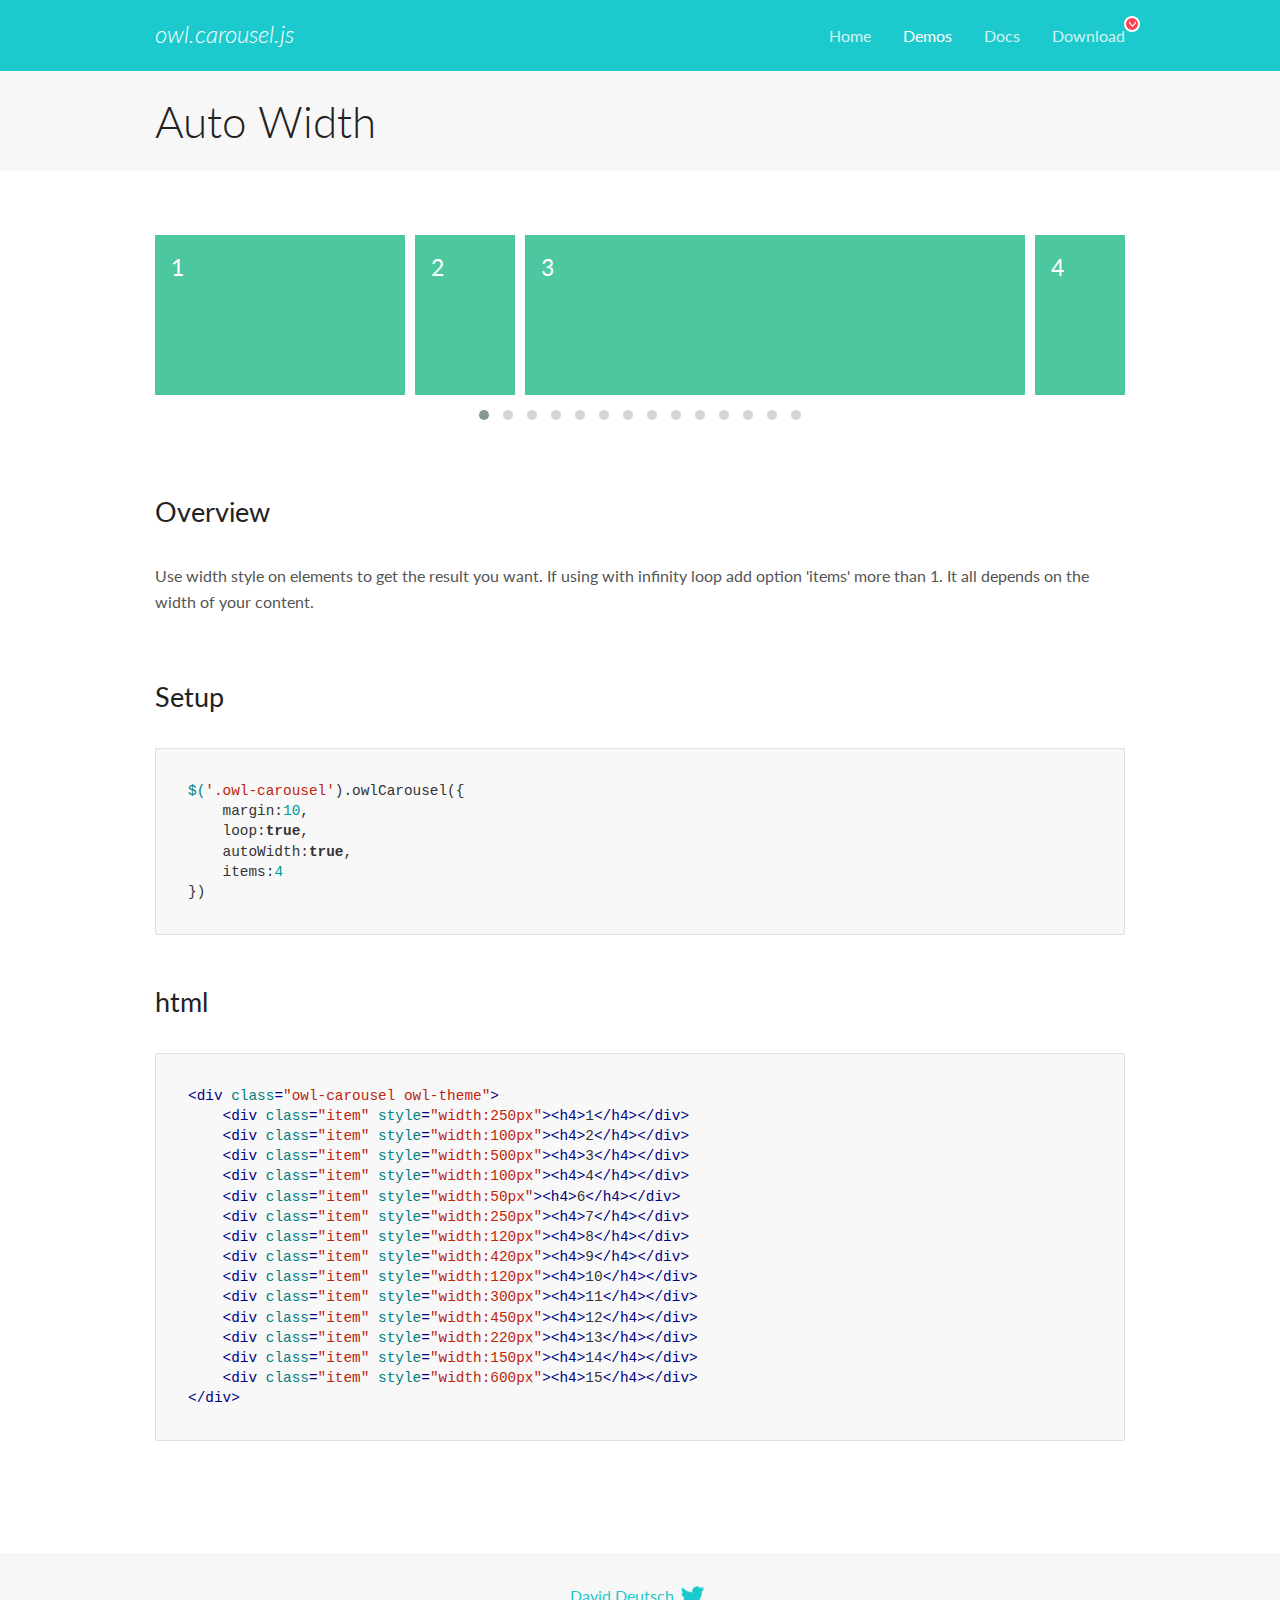
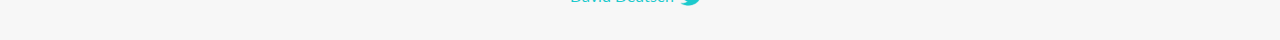
<file: owlcarousel/docs/demos/autowidth.html>
<!DOCTYPE html>
<html lang="en">
  <head>

    <!-- head -->
    <meta charset="utf-8">
    <meta name="msapplication-tap-highlight" content="no" />
    <meta name="viewport" content="width=device-width, initial-scale=1.0" />
    <meta name="description" content="Auto Width">
    <meta name="author" content="David Deutsch">
    <title>
      Auto Width Demo | Owl Carousel | 2.3.4
    </title>

    <!-- Stylesheets -->
    <link href='https://fonts.googleapis.com/css?family=Lato:300,400,700,400italic,300italic' rel='stylesheet' type='text/css'>
    <link rel="stylesheet" href="../assets/css/docs.theme.min.css">

    <!-- Owl Stylesheets -->
    <link rel="stylesheet" href="../assets/owlcarousel/assets/owl.carousel.min.css">
    <link rel="stylesheet" href="../assets/owlcarousel/assets/owl.theme.default.min.css">

    <!-- HTML5 shim and Respond.js IE8 support of HTML5 elements and media queries -->

    <!--[if lt IE 9]>
      <script src="https://oss.maxcdn.com/libs/html5shiv/3.7.0/html5shiv.js"></script>
      <script src="https://oss.maxcdn.com/libs/respond.js/1.3.0/respond.min.js"></script>
    <![endif]-->

    <!-- Favicons -->
    <link rel="apple-touch-icon-precomposed" sizes="144x144" href="../assets/ico/apple-touch-icon-144-precomposed.png">
    <link rel="shortcut icon" href="../assets/ico/favicon.png">
    <link rel="shortcut icon" href="favicon.ico">

    <!-- Yeah i know js should not be in header. Its required for demos.-->

    <!-- javascript -->
    <script src="../assets/vendors/jquery.min.js"></script>
    <script src="../assets/owlcarousel/owl.carousel.js"></script>
  </head>
  <body>

    <!-- header -->
    <header class="header">
      <div class="row">
        <div class="large-12 columns">
          <div class="brand left">
            <h3>
              <a href="/OwlCarousel2/">owl.carousel.js</a> 
            </h3>
          </div>
          <a id="toggle-nav" class="right">
            <span></span> <span></span> <span></span> 
          </a> 
          <div class="nav-bar">
            <ul class="clearfix">
              <li> <a href="/OwlCarousel2/index.html">Home</a>  </li>
              <li class="active">
                <a href="/OwlCarousel2/demos/demos.html">Demos</a> 
              </li>
              <li> <a href="/OwlCarousel2/docs/started-welcome.html">Docs</a>  </li>
              <li>
                <a href="https://github.com/OwlCarousel2/OwlCarousel2/archive/2.3.4.zip">Download</a> 
                <span class="download"></span> 
              </li>
            </ul>
          </div>
        </div>
      </div>
    </header>

    <!-- title -->
    <section class="title">
      <div class="row">
        <div class="large-12 columns">
          <h1>Auto Width</h1>
        </div>
      </div>
    </section>

    <!--  Demos -->
    <section id="demos">
      <div class="row">
        <div class="large-12 columns">
          <div class="owl-carousel owl-theme">
            <div class="item" style="width:250px">
              <h4>1</h4>
            </div>
            <div class="item" style="width:100px">
              <h4>2</h4>
            </div>
            <div class="item" style="width:500px">
              <h4>3</h4>
            </div>
            <div class="item" style="width:100px">
              <h4>4</h4>
            </div>
            <div class="item" style="width:50px">
              <h4>6</h4>
            </div>
            <div class="item" style="width:250px">
              <h4>7</h4>
            </div>
            <div class="item" style="width:120px">
              <h4>8</h4>
            </div>
            <div class="item" style="width:420px">
              <h4>9</h4>
            </div>
            <div class="item" style="width:120px">
              <h4>10</h4>
            </div>
            <div class="item" style="width:300px">
              <h4>11</h4>
            </div>
            <div class="item" style="width:450px">
              <h4>12</h4>
            </div>
            <div class="item" style="width:220px">
              <h4>13</h4>
            </div>
            <div class="item" style="width:150px">
              <h4>14</h4>
            </div>
            <div class="item" style="width:600px">
              <h4>15</h4>
            </div>
          </div>
          <h3 id="overview">Overview</h3>
          <p>Use width style on elements to get the result you want. If using with infinity loop add option &#39;items&#39; more than 1. It all depends on the width of your content.</p>
          <h3 id="setup">Setup</h3>
          <pre><code>$(&#39;.owl-carousel&#39;).owlCarousel({
    margin:10,
    loop:true,
    autoWidth:true,
    items:4
})</code></pre>
          <h3 id="html">html</h3>
          <pre><code>&lt;div class=&quot;owl-carousel owl-theme&quot;&gt;
    &lt;div class=&quot;item&quot; style=&quot;width:250px&quot;&gt;&lt;h4&gt;1&lt;/h4&gt;&lt;/div&gt;
    &lt;div class=&quot;item&quot; style=&quot;width:100px&quot;&gt;&lt;h4&gt;2&lt;/h4&gt;&lt;/div&gt;
    &lt;div class=&quot;item&quot; style=&quot;width:500px&quot;&gt;&lt;h4&gt;3&lt;/h4&gt;&lt;/div&gt;
    &lt;div class=&quot;item&quot; style=&quot;width:100px&quot;&gt;&lt;h4&gt;4&lt;/h4&gt;&lt;/div&gt;
    &lt;div class=&quot;item&quot; style=&quot;width:50px&quot;&gt;&lt;h4&gt;6&lt;/h4&gt;&lt;/div&gt;
    &lt;div class=&quot;item&quot; style=&quot;width:250px&quot;&gt;&lt;h4&gt;7&lt;/h4&gt;&lt;/div&gt;
    &lt;div class=&quot;item&quot; style=&quot;width:120px&quot;&gt;&lt;h4&gt;8&lt;/h4&gt;&lt;/div&gt;
    &lt;div class=&quot;item&quot; style=&quot;width:420px&quot;&gt;&lt;h4&gt;9&lt;/h4&gt;&lt;/div&gt;
    &lt;div class=&quot;item&quot; style=&quot;width:120px&quot;&gt;&lt;h4&gt;10&lt;/h4&gt;&lt;/div&gt;
    &lt;div class=&quot;item&quot; style=&quot;width:300px&quot;&gt;&lt;h4&gt;11&lt;/h4&gt;&lt;/div&gt;
    &lt;div class=&quot;item&quot; style=&quot;width:450px&quot;&gt;&lt;h4&gt;12&lt;/h4&gt;&lt;/div&gt;
    &lt;div class=&quot;item&quot; style=&quot;width:220px&quot;&gt;&lt;h4&gt;13&lt;/h4&gt;&lt;/div&gt;
    &lt;div class=&quot;item&quot; style=&quot;width:150px&quot;&gt;&lt;h4&gt;14&lt;/h4&gt;&lt;/div&gt;
    &lt;div class=&quot;item&quot; style=&quot;width:600px&quot;&gt;&lt;h4&gt;15&lt;/h4&gt;&lt;/div&gt;
&lt;/div&gt;</code></pre>
          <script>
            $(document).ready(function() {
              $('.owl-carousel').owlCarousel({
                margin: 10,
                loop: true,
                autoWidth: true,
                items: 4
              })
            })
          </script>
        </div>
      </div>
    </section>

    <!-- footer -->
    <footer class="footer">
      <div class="row">
        <div class="large-12 columns">
          <h5>
            <a href="/OwlCarousel2/docs/support-contact.html">David Deutsch</a> 
            <a id="custom-tweet-button" href="https://twitter.com/share?url=https://github.com/OwlCarousel2/OwlCarousel2&text=Owl Carousel - This is so awesome! " target="_blank"></a> 
          </h5>
        </div>
      </div>
    </footer>

    <!-- vendors -->
    <script src="../assets/vendors/highlight.js"></script>
    <script src="../assets/js/app.js"></script>
  </body>
</html>
</file>
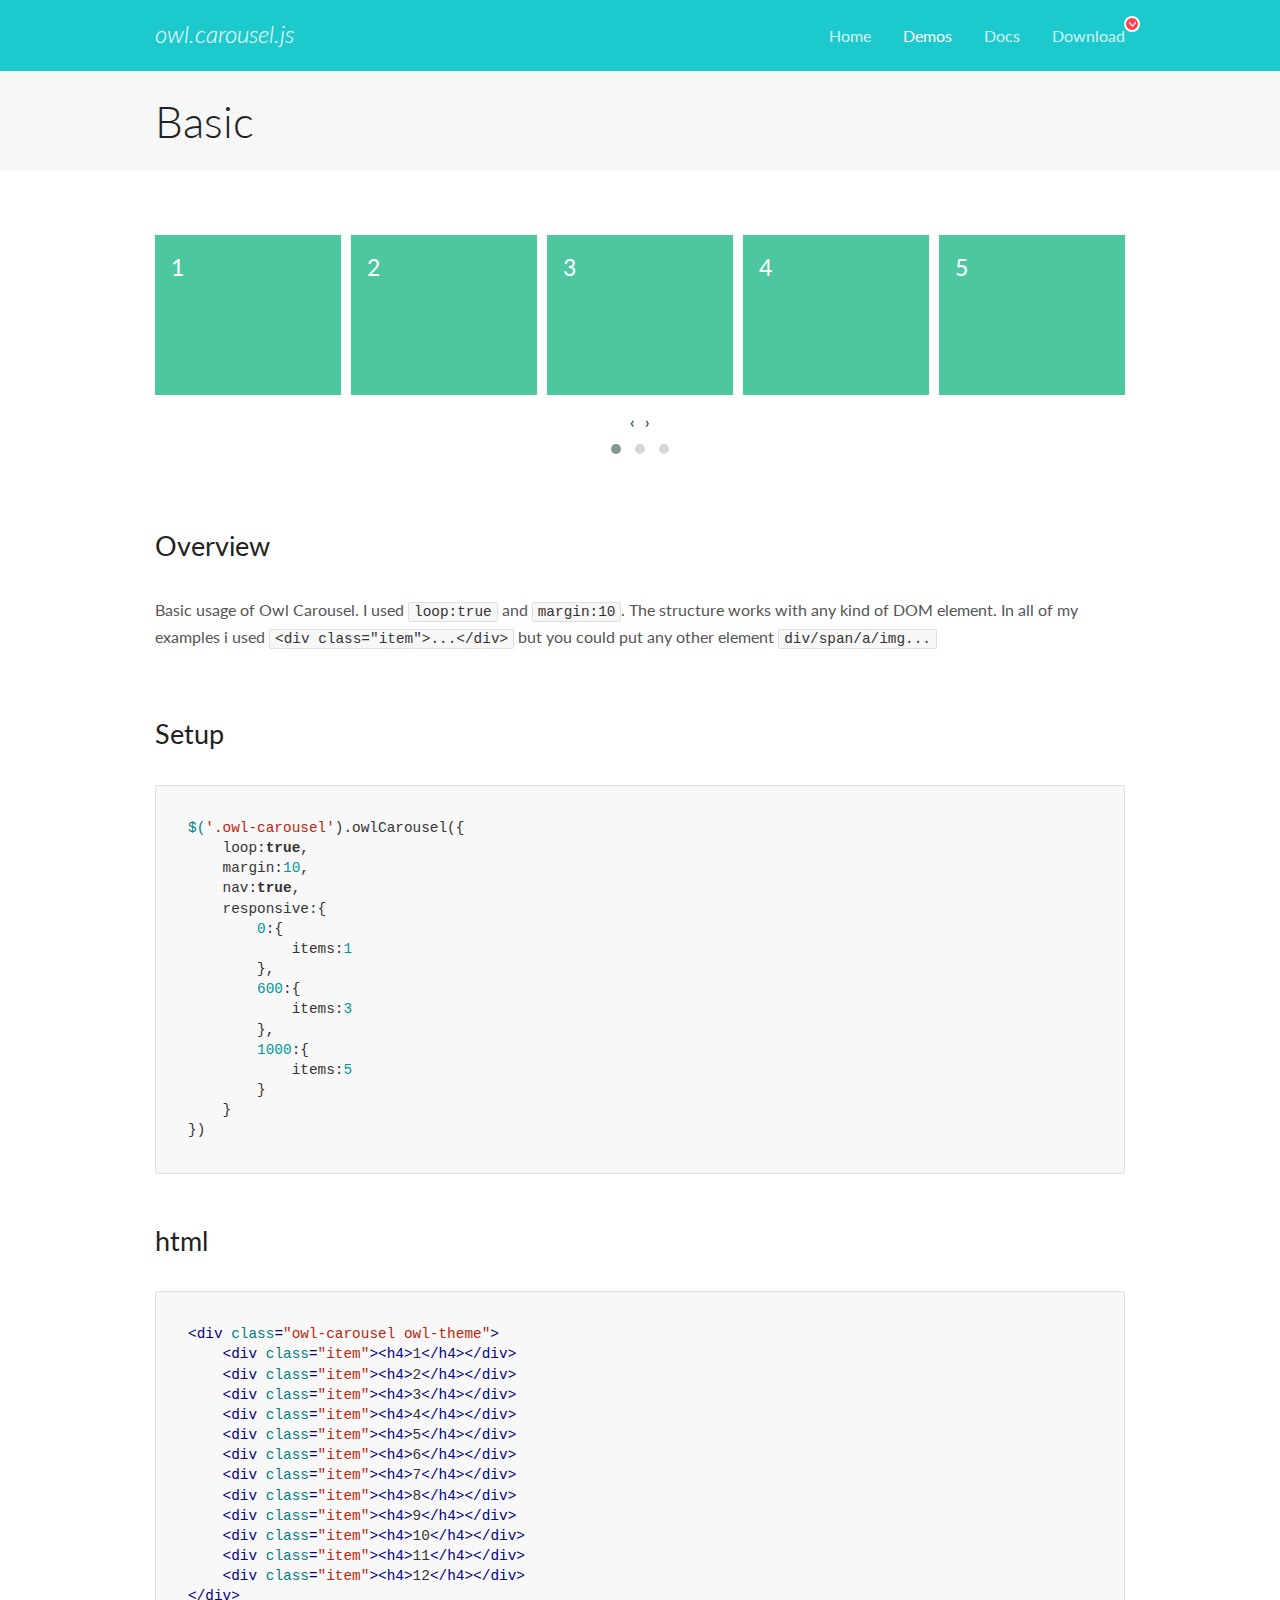
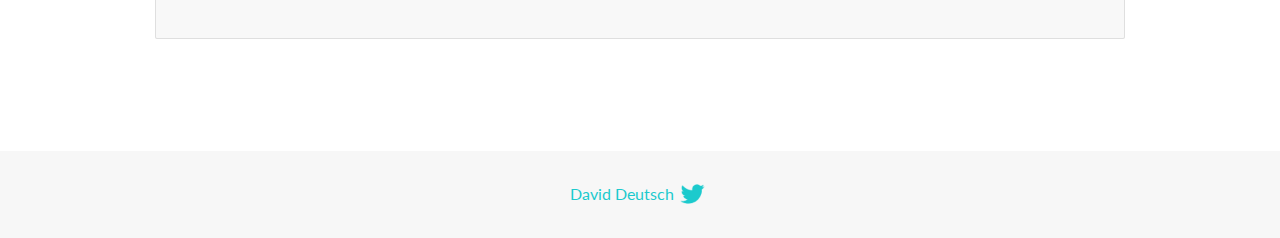
<file: owlcarousel/docs/demos/basic.html>
<!DOCTYPE html>
<html lang="en">
  <head>

    <!-- head -->
    <meta charset="utf-8">
    <meta name="msapplication-tap-highlight" content="no" />
    <meta name="viewport" content="width=device-width, initial-scale=1.0" />
    <meta name="description" content="Basic usage demo">
    <meta name="author" content="David Deutsch">
    <title>
      Basic Demo | Owl Carousel | 2.3.4
    </title>

    <!-- Stylesheets -->
    <link href='https://fonts.googleapis.com/css?family=Lato:300,400,700,400italic,300italic' rel='stylesheet' type='text/css'>
    <link rel="stylesheet" href="../assets/css/docs.theme.min.css">

    <!-- Owl Stylesheets -->
    <link rel="stylesheet" href="../assets/owlcarousel/assets/owl.carousel.min.css">
    <link rel="stylesheet" href="../assets/owlcarousel/assets/owl.theme.default.min.css">

    <!-- HTML5 shim and Respond.js IE8 support of HTML5 elements and media queries -->

    <!--[if lt IE 9]>
      <script src="https://oss.maxcdn.com/libs/html5shiv/3.7.0/html5shiv.js"></script>
      <script src="https://oss.maxcdn.com/libs/respond.js/1.3.0/respond.min.js"></script>
    <![endif]-->

    <!-- Favicons -->
    <link rel="apple-touch-icon-precomposed" sizes="144x144" href="../assets/ico/apple-touch-icon-144-precomposed.png">
    <link rel="shortcut icon" href="../assets/ico/favicon.png">
    <link rel="shortcut icon" href="favicon.ico">

    <!-- Yeah i know js should not be in header. Its required for demos.-->

    <!-- javascript -->
    <script src="../assets/vendors/jquery.min.js"></script>
    <script src="../assets/owlcarousel/owl.carousel.js"></script>
  </head>
  <body>

    <!-- header -->
    <header class="header">
      <div class="row">
        <div class="large-12 columns">
          <div class="brand left">
            <h3>
              <a href="/OwlCarousel2/">owl.carousel.js</a> 
            </h3>
          </div>
          <a id="toggle-nav" class="right">
            <span></span> <span></span> <span></span> 
          </a> 
          <div class="nav-bar">
            <ul class="clearfix">
              <li> <a href="/OwlCarousel2/index.html">Home</a>  </li>
              <li class="active">
                <a href="/OwlCarousel2/demos/demos.html">Demos</a> 
              </li>
              <li> <a href="/OwlCarousel2/docs/started-welcome.html">Docs</a>  </li>
              <li>
                <a href="https://github.com/OwlCarousel2/OwlCarousel2/archive/2.3.4.zip">Download</a> 
                <span class="download"></span> 
              </li>
            </ul>
          </div>
        </div>
      </div>
    </header>

    <!-- title -->
    <section class="title">
      <div class="row">
        <div class="large-12 columns">
          <h1>Basic</h1>
        </div>
      </div>
    </section>

    <!--  Demos -->
    <section id="demos">
      <div class="row">
        <div class="large-12 columns">
          <div class="owl-carousel owl-theme">
            <div class="item">
              <h4>1</h4>
            </div>
            <div class="item">
              <h4>2</h4>
            </div>
            <div class="item">
              <h4>3</h4>
            </div>
            <div class="item">
              <h4>4</h4>
            </div>
            <div class="item">
              <h4>5</h4>
            </div>
            <div class="item">
              <h4>6</h4>
            </div>
            <div class="item">
              <h4>7</h4>
            </div>
            <div class="item">
              <h4>8</h4>
            </div>
            <div class="item">
              <h4>9</h4>
            </div>
            <div class="item">
              <h4>10</h4>
            </div>
            <div class="item">
              <h4>11</h4>
            </div>
            <div class="item">
              <h4>12</h4>
            </div>
          </div>
          <h3 id="overview">Overview</h3>
          <p>Basic usage of Owl Carousel. I used <code>loop:true</code> and <code>margin:10</code>. The structure works with any kind of DOM element. In all of my examples i used <code>&lt;div class=&quot;item&quot;&gt;...&lt;/div&gt;</code> but you could
            put any other element <code>div/span/a/img...</code></p>
          <h3 id="setup">Setup</h3>
          <pre><code>$(&#39;.owl-carousel&#39;).owlCarousel({
    loop:true,
    margin:10,
    nav:true,
    responsive:{
        0:{
            items:1
        },
        600:{
            items:3
        },
        1000:{
            items:5
        }
    }
})</code></pre>
          <h3 id="html">html</h3>
          <pre><code>&lt;div class=&quot;owl-carousel owl-theme&quot;&gt;
    &lt;div class=&quot;item&quot;&gt;&lt;h4&gt;1&lt;/h4&gt;&lt;/div&gt;
    &lt;div class=&quot;item&quot;&gt;&lt;h4&gt;2&lt;/h4&gt;&lt;/div&gt;
    &lt;div class=&quot;item&quot;&gt;&lt;h4&gt;3&lt;/h4&gt;&lt;/div&gt;
    &lt;div class=&quot;item&quot;&gt;&lt;h4&gt;4&lt;/h4&gt;&lt;/div&gt;
    &lt;div class=&quot;item&quot;&gt;&lt;h4&gt;5&lt;/h4&gt;&lt;/div&gt;
    &lt;div class=&quot;item&quot;&gt;&lt;h4&gt;6&lt;/h4&gt;&lt;/div&gt;
    &lt;div class=&quot;item&quot;&gt;&lt;h4&gt;7&lt;/h4&gt;&lt;/div&gt;
    &lt;div class=&quot;item&quot;&gt;&lt;h4&gt;8&lt;/h4&gt;&lt;/div&gt;
    &lt;div class=&quot;item&quot;&gt;&lt;h4&gt;9&lt;/h4&gt;&lt;/div&gt;
    &lt;div class=&quot;item&quot;&gt;&lt;h4&gt;10&lt;/h4&gt;&lt;/div&gt;
    &lt;div class=&quot;item&quot;&gt;&lt;h4&gt;11&lt;/h4&gt;&lt;/div&gt;
    &lt;div class=&quot;item&quot;&gt;&lt;h4&gt;12&lt;/h4&gt;&lt;/div&gt;
&lt;/div&gt;</code></pre>
          <script>
            $(document).ready(function() {
              var owl = $('.owl-carousel');
              owl.owlCarousel({
                margin: 10,
                nav: true,
                loop: true,
                responsive: {
                  0: {
                    items: 1
                  },
                  600: {
                    items: 3
                  },
                  1000: {
                    items: 5
                  }
                }
              })
            })
          </script>
        </div>
      </div>
    </section>

    <!-- footer -->
    <footer class="footer">
      <div class="row">
        <div class="large-12 columns">
          <h5>
            <a href="/OwlCarousel2/docs/support-contact.html">David Deutsch</a> 
            <a id="custom-tweet-button" href="https://twitter.com/share?url=https://github.com/OwlCarousel2/OwlCarousel2&text=Owl Carousel - This is so awesome! " target="_blank"></a> 
          </h5>
        </div>
      </div>
    </footer>

    <!-- vendors -->
    <script src="../assets/vendors/highlight.js"></script>
    <script src="../assets/js/app.js"></script>
  </body>
</html>
</file>
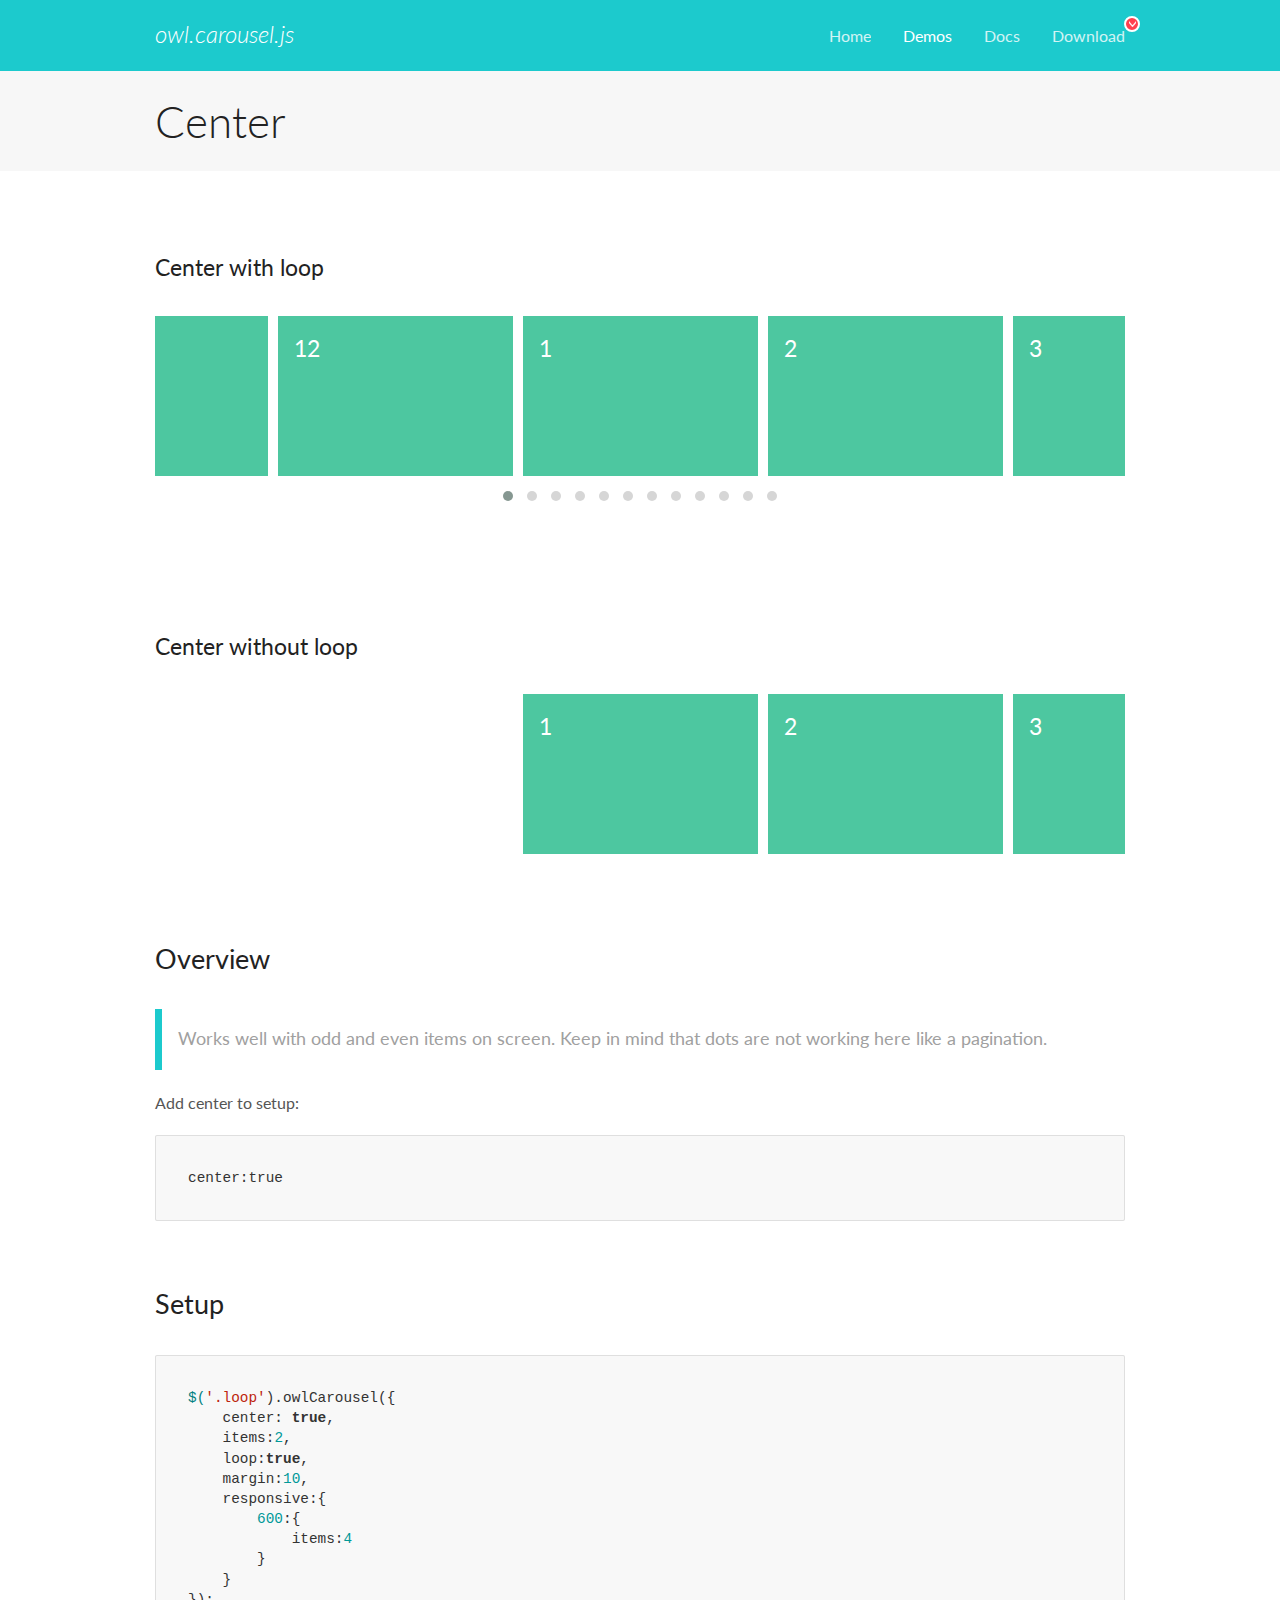
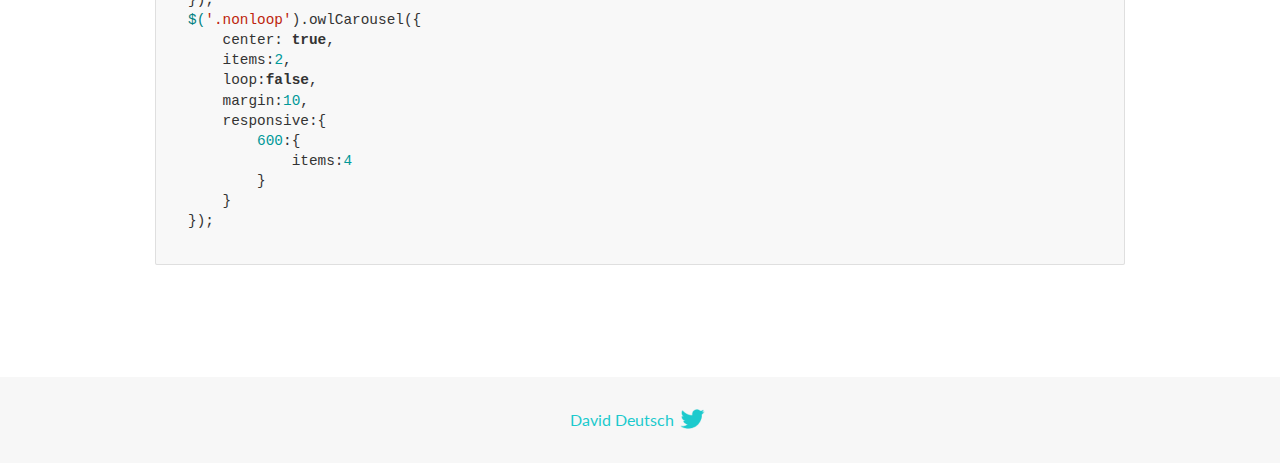
<file: owlcarousel/docs/demos/center.html>
<!DOCTYPE html>
<html lang="en">
  <head>

    <!-- head -->
    <meta charset="utf-8">
    <meta name="msapplication-tap-highlight" content="no" />
    <meta name="viewport" content="width=device-width, initial-scale=1.0" />
    <meta name="description" content="Center carousel">
    <meta name="author" content="David Deutsch">
    <title>
      Center Demo | Owl Carousel | 2.3.4
    </title>

    <!-- Stylesheets -->
    <link href='https://fonts.googleapis.com/css?family=Lato:300,400,700,400italic,300italic' rel='stylesheet' type='text/css'>
    <link rel="stylesheet" href="../assets/css/docs.theme.min.css">

    <!-- Owl Stylesheets -->
    <link rel="stylesheet" href="../assets/owlcarousel/assets/owl.carousel.min.css">
    <link rel="stylesheet" href="../assets/owlcarousel/assets/owl.theme.default.min.css">

    <!-- HTML5 shim and Respond.js IE8 support of HTML5 elements and media queries -->

    <!--[if lt IE 9]>
      <script src="https://oss.maxcdn.com/libs/html5shiv/3.7.0/html5shiv.js"></script>
      <script src="https://oss.maxcdn.com/libs/respond.js/1.3.0/respond.min.js"></script>
    <![endif]-->

    <!-- Favicons -->
    <link rel="apple-touch-icon-precomposed" sizes="144x144" href="../assets/ico/apple-touch-icon-144-precomposed.png">
    <link rel="shortcut icon" href="../assets/ico/favicon.png">
    <link rel="shortcut icon" href="favicon.ico">

    <!-- Yeah i know js should not be in header. Its required for demos.-->

    <!-- javascript -->
    <script src="../assets/vendors/jquery.min.js"></script>
    <script src="../assets/owlcarousel/owl.carousel.js"></script>
  </head>
  <body>

    <!-- header -->
    <header class="header">
      <div class="row">
        <div class="large-12 columns">
          <div class="brand left">
            <h3>
              <a href="/OwlCarousel2/">owl.carousel.js</a> 
            </h3>
          </div>
          <a id="toggle-nav" class="right">
            <span></span> <span></span> <span></span> 
          </a> 
          <div class="nav-bar">
            <ul class="clearfix">
              <li> <a href="/OwlCarousel2/index.html">Home</a>  </li>
              <li class="active">
                <a href="/OwlCarousel2/demos/demos.html">Demos</a> 
              </li>
              <li> <a href="/OwlCarousel2/docs/started-welcome.html">Docs</a>  </li>
              <li>
                <a href="https://github.com/OwlCarousel2/OwlCarousel2/archive/2.3.4.zip">Download</a> 
                <span class="download"></span> 
              </li>
            </ul>
          </div>
        </div>
      </div>
    </header>

    <!-- title -->
    <section class="title">
      <div class="row">
        <div class="large-12 columns">
          <h1>Center</h1>
        </div>
      </div>
    </section>

    <!--  Demos -->
    <section id="demos">
      <div class="row">
        <div class="large-12 columns">
          <h4 id="center-with-loop">Center with loop</h4>
          <div class="loop owl-carousel owl-theme">
            <div class="item">
              <h4>1</h4>
            </div>
            <div class="item">
              <h4>2</h4>
            </div>
            <div class="item">
              <h4>3</h4>
            </div>
            <div class="item">
              <h4>4</h4>
            </div>
            <div class="item">
              <h4>5</h4>
            </div>
            <div class="item">
              <h4>6</h4>
            </div>
            <div class="item">
              <h4>7</h4>
            </div>
            <div class="item">
              <h4>8</h4>
            </div>
            <div class="item">
              <h4>9</h4>
            </div>
            <div class="item">
              <h4>10</h4>
            </div>
            <div class="item">
              <h4>11</h4>
            </div>
            <div class="item">
              <h4>12</h4>
            </div>
          </div>
          <br>
          <h4 id="center-without-loop">Center without loop</h4>
          <div class="nonloop owl-carousel">
            <div class="item">
              <h4>1</h4>
            </div>
            <div class="item">
              <h4>2</h4>
            </div>
            <div class="item">
              <h4>3</h4>
            </div>
            <div class="item">
              <h4>4</h4>
            </div>
            <div class="item">
              <h4>5</h4>
            </div>
            <div class="item">
              <h4>6</h4>
            </div>
            <div class="item">
              <h4>7</h4>
            </div>
            <div class="item">
              <h4>8</h4>
            </div>
            <div class="item">
              <h4>9</h4>
            </div>
            <div class="item">
              <h4>10</h4>
            </div>
            <div class="item">
              <h4>11</h4>
            </div>
            <div class="item">
              <h4>12</h4>
            </div>
          </div>
          <h3 id="overview">Overview</h3>
          <blockquote>
            <p>Works well with odd and even items on screen. Keep in mind that dots are not working here like a pagination.</p>
          </blockquote>
          <p>Add center to setup:</p>
          <pre><code>center:true</code></pre>
          <h3 id="setup">Setup</h3>
          <pre><code>$(&#39;.loop&#39;).owlCarousel({
    center: true,
    items:2,
    loop:true,
    margin:10,
    responsive:{
        600:{
            items:4
        }
    }
});
$(&#39;.nonloop&#39;).owlCarousel({
    center: true,
    items:2,
    loop:false,
    margin:10,
    responsive:{
        600:{
            items:4
        }
    }
});</code></pre>
          <script>
            jQuery(document).ready(function($) {
              $('.loop').owlCarousel({
                center: true,
                items: 2,
                loop: true,
                margin: 10,
                responsive: {
                  600: {
                    items: 4
                  }
                }
              });
              $('.nonloop').owlCarousel({
                center: true,
                items: 2,
                loop: false,
                margin: 10,
                responsive: {
                  600: {
                    items: 4
                  }
                }
              });
            });
          </script>
        </div>
      </div>
    </section>

    <!-- footer -->
    <footer class="footer">
      <div class="row">
        <div class="large-12 columns">
          <h5>
            <a href="/OwlCarousel2/docs/support-contact.html">David Deutsch</a> 
            <a id="custom-tweet-button" href="https://twitter.com/share?url=https://github.com/OwlCarousel2/OwlCarousel2&text=Owl Carousel - This is so awesome! " target="_blank"></a> 
          </h5>
        </div>
      </div>
    </footer>

    <!-- vendors -->
    <script src="../assets/vendors/highlight.js"></script>
    <script src="../assets/js/app.js"></script>
  </body>
</html>
</file>
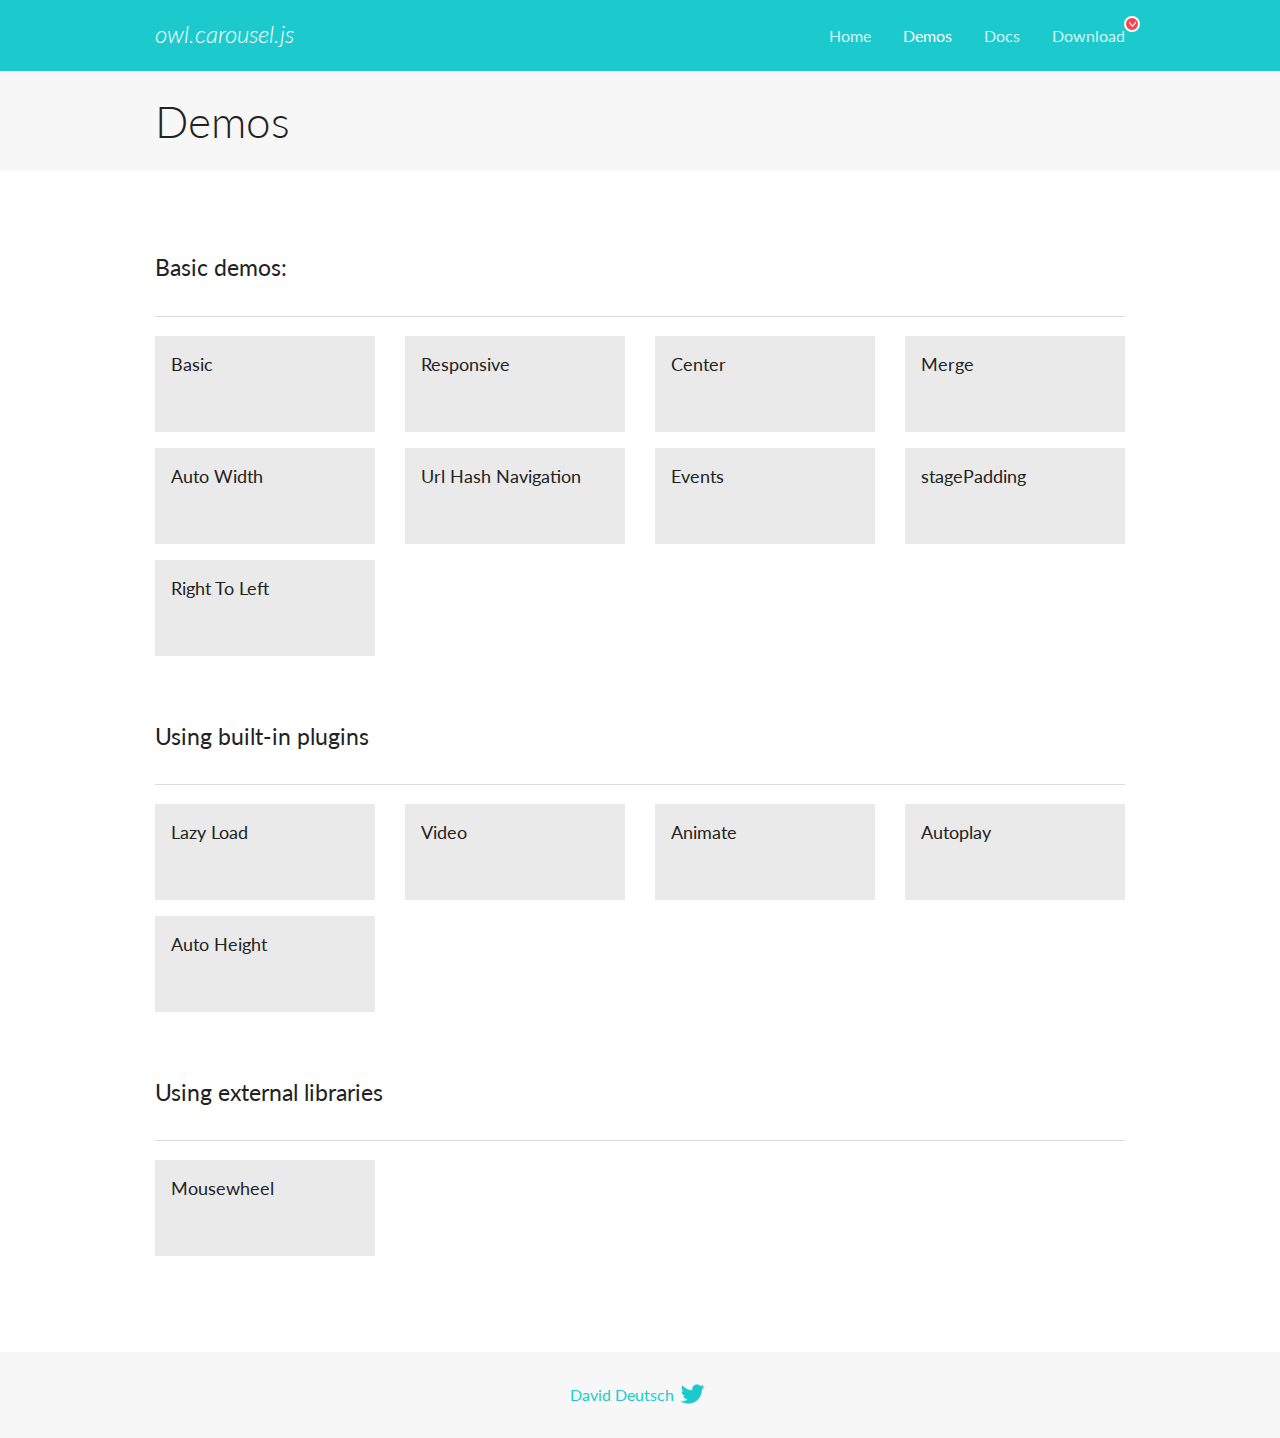
<file: owlcarousel/docs/demos/demos.html>
<!DOCTYPE html>
<html lang="en">
  <head>

    <!-- head -->
    <meta charset="utf-8">
    <meta name="msapplication-tap-highlight" content="no" />
    <meta name="viewport" content="width=device-width, initial-scale=1.0" />
    <meta name="description" content="A list of Owl Carousel examples.">
    <meta name="author" content="David Deutsch">
    <title>
      Demos | Owl Carousel | 2.3.4
    </title>

    <!-- Stylesheets -->
    <link href='https://fonts.googleapis.com/css?family=Lato:300,400,700,400italic,300italic' rel='stylesheet' type='text/css'>
    <link rel="stylesheet" href="../assets/css/docs.theme.min.css">

    <!-- Owl Stylesheets -->
    <link rel="stylesheet" href="../assets/owlcarousel/assets/owl.carousel.min.css">
    <link rel="stylesheet" href="../assets/owlcarousel/assets/owl.theme.default.min.css">

    <!-- HTML5 shim and Respond.js IE8 support of HTML5 elements and media queries -->

    <!--[if lt IE 9]>
      <script src="https://oss.maxcdn.com/libs/html5shiv/3.7.0/html5shiv.js"></script>
      <script src="https://oss.maxcdn.com/libs/respond.js/1.3.0/respond.min.js"></script>
    <![endif]-->

    <!-- Favicons -->
    <link rel="apple-touch-icon-precomposed" sizes="144x144" href="../assets/ico/apple-touch-icon-144-precomposed.png">
    <link rel="shortcut icon" href="../assets/ico/favicon.png">
    <link rel="shortcut icon" href="favicon.ico">

    <!-- Yeah i know js should not be in header. Its required for demos.-->

    <!-- javascript -->
    <script src="../assets/vendors/jquery.min.js"></script>
    <script src="../assets/owlcarousel/owl.carousel.js"></script>
  </head>
  <body>

    <!-- header -->
    <header class="header">
      <div class="row">
        <div class="large-12 columns">
          <div class="brand left">
            <h3>
              <a href="/OwlCarousel2/">owl.carousel.js</a> 
            </h3>
          </div>
          <a id="toggle-nav" class="right">
            <span></span> <span></span> <span></span> 
          </a> 
          <div class="nav-bar">
            <ul class="clearfix">
              <li> <a href="/OwlCarousel2/index.html">Home</a>  </li>
              <li class="active">
                <a href="/OwlCarousel2/demos/demos.html">Demos</a> 
              </li>
              <li> <a href="/OwlCarousel2/docs/started-welcome.html">Docs</a>  </li>
              <li>
                <a href="https://github.com/OwlCarousel2/OwlCarousel2/archive/2.3.4.zip">Download</a> 
                <span class="download"></span> 
              </li>
            </ul>
          </div>
        </div>
      </div>
    </header>

    <!-- title -->
    <section class="title">
      <div class="row">
        <div class="large-12 columns">
          <h1>Demos</h1>
        </div>
      </div>
    </section>

    <!--  Demos -->
    <section id="demos">
      <div class="row">
        <div class="large-12 columns">
          <h4 id="basic-demos-">Basic demos:</h4>
          <hr>
          <div class="demo-list">
            <div class="row">
              <div class="small-6 medium-4 large-3 columns">
                <a href="basic.html" class="demo-block">
                  <h5>Basic </h5>
                </a> 
              </div>
              <div class="small-6 medium-4 large-3 columns">
                <a href="responsive.html" class="demo-block">
                  <h5>Responsive </h5>
                </a> 
              </div>
              <div class="small-6 medium-4 large-3 columns">
                <a href="center.html" class="demo-block">
                  <h5>Center </h5>
                </a> 
              </div>
              <div class="small-6 medium-4 large-3 columns">
                <a href="merge.html" class="demo-block">
                  <h5>Merge </h5>
                </a> 
              </div>
              <div class="small-6 medium-4 large-3 columns">
                <a href="autowidth.html" class="demo-block">
                  <h5>Auto Width </h5>
                </a> 
              </div>
              <div class="small-6 medium-4 large-3 columns">
                <a href="urlhashnav.html" class="demo-block">
                  <h5>Url Hash Navigation </h5>
                </a> 
              </div>
              <div class="small-6 medium-4 large-3 columns">
                <a href="events.html" class="demo-block">
                  <h5>Events </h5>
                </a> 
              </div>
              <div class="small-6 medium-4 large-3 columns">
                <a href="stagepadding.html" class="demo-block">
                  <h5>stagePadding </h5>
                </a> 
              </div>
              <div class="small-6 medium-4 large-3 columns">
                <a href="rtl.html" class="demo-block">
                  <h5>Right To Left </h5>
                </a> 
              </div>
            </div>
          </div>
          <h4 id="using-built-in-plugins">Using built-in plugins</h4>
          <hr>
          <div class="demo-list">
            <div class="row">
              <div class="small-6 medium-4 large-3 columns">
                <a href="lazyLoad.html" class="demo-block">
                  <h5>Lazy Load </h5>
                </a> 
              </div>
              <div class="small-6 medium-4 large-3 columns">
                <a href="video.html" class="demo-block">
                  <h5>Video </h5>
                </a> 
              </div>
              <div class="small-6 medium-4 large-3 columns">
                <a href="animate.html" class="demo-block">
                  <h5>Animate </h5>
                </a> 
              </div>
              <div class="small-6 medium-4 large-3 columns">
                <a href="autoplay.html" class="demo-block">
                  <h5>Autoplay </h5>
                </a> 
              </div>
              <div class="small-6 medium-4 large-3 columns">
                <a href="autoheight.html" class="demo-block">
                  <h5>Auto Height </h5>
                </a> 
              </div>
            </div>
          </div>
          <h4 id="using-external-libraries">Using external libraries</h4>
          <hr>
          <div class="demo-list">
            <div class="row">
              <div class="small-6 medium-4 large-3 columns">
                <a href="mousewheel.html" class="demo-block">
                  <h5>Mousewheel </h5>
                </a> 
              </div>
            </div>
          </div>
        </div>
      </div>
    </section>

    <!-- footer -->
    <footer class="footer">
      <div class="row">
        <div class="large-12 columns">
          <h5>
            <a href="/OwlCarousel2/docs/support-contact.html">David Deutsch</a> 
            <a id="custom-tweet-button" href="https://twitter.com/share?url=https://github.com/OwlCarousel2/OwlCarousel2&text=Owl Carousel - This is so awesome! " target="_blank"></a> 
          </h5>
        </div>
      </div>
    </footer>

    <!-- vendors -->
    <script src="../assets/vendors/highlight.js"></script>
    <script src="../assets/js/app.js"></script>
  </body>
</html>
</file>
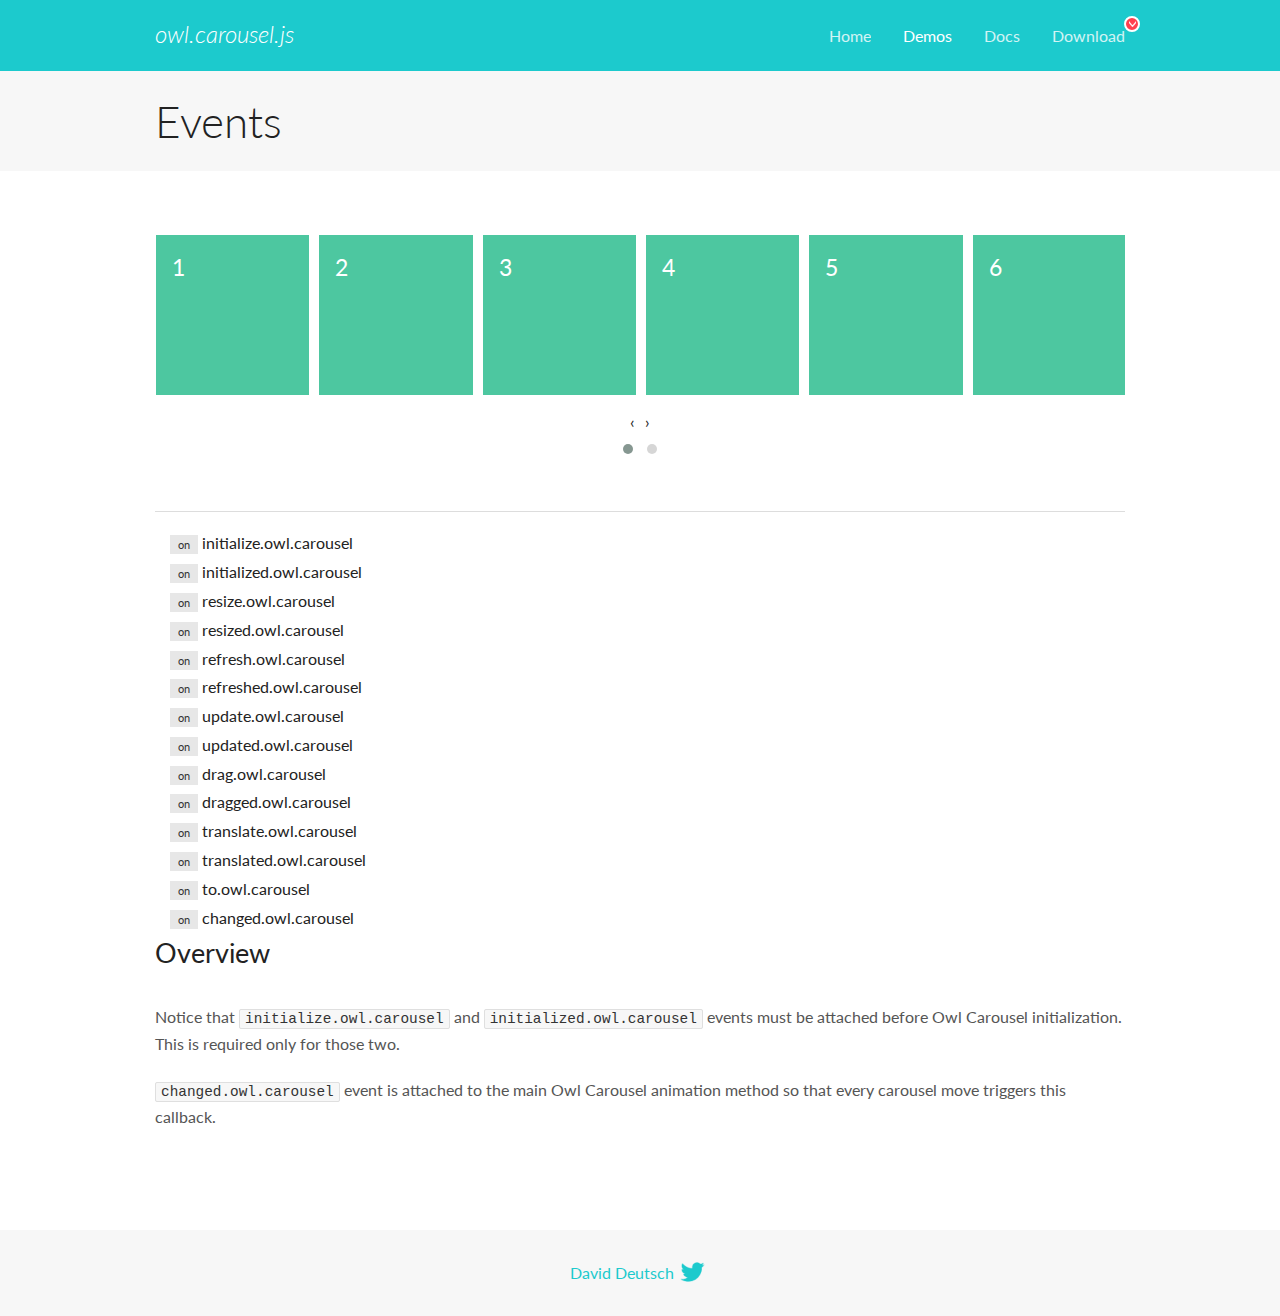
<file: owlcarousel/docs/demos/events.html>
<!DOCTYPE html>
<html lang="en">
  <head>

    <!-- head -->
    <meta charset="utf-8">
    <meta name="msapplication-tap-highlight" content="no" />
    <meta name="viewport" content="width=device-width, initial-scale=1.0" />
    <meta name="description" content="Events usage demo">
    <meta name="author" content="David Deutsch">
    <title>
      Events Demo | Owl Carousel | 2.3.4
    </title>

    <!-- Stylesheets -->
    <link href='https://fonts.googleapis.com/css?family=Lato:300,400,700,400italic,300italic' rel='stylesheet' type='text/css'>
    <link rel="stylesheet" href="../assets/css/docs.theme.min.css">

    <!-- Owl Stylesheets -->
    <link rel="stylesheet" href="../assets/owlcarousel/assets/owl.carousel.min.css">
    <link rel="stylesheet" href="../assets/owlcarousel/assets/owl.theme.default.min.css">

    <!-- HTML5 shim and Respond.js IE8 support of HTML5 elements and media queries -->

    <!--[if lt IE 9]>
      <script src="https://oss.maxcdn.com/libs/html5shiv/3.7.0/html5shiv.js"></script>
      <script src="https://oss.maxcdn.com/libs/respond.js/1.3.0/respond.min.js"></script>
    <![endif]-->

    <!-- Favicons -->
    <link rel="apple-touch-icon-precomposed" sizes="144x144" href="../assets/ico/apple-touch-icon-144-precomposed.png">
    <link rel="shortcut icon" href="../assets/ico/favicon.png">
    <link rel="shortcut icon" href="favicon.ico">

    <!-- Yeah i know js should not be in header. Its required for demos.-->

    <!-- javascript -->
    <script src="../assets/vendors/jquery.min.js"></script>
    <script src="../assets/owlcarousel/owl.carousel.js"></script>
  </head>
  <body>

    <!-- header -->
    <header class="header">
      <div class="row">
        <div class="large-12 columns">
          <div class="brand left">
            <h3>
              <a href="/OwlCarousel2/">owl.carousel.js</a> 
            </h3>
          </div>
          <a id="toggle-nav" class="right">
            <span></span> <span></span> <span></span> 
          </a> 
          <div class="nav-bar">
            <ul class="clearfix">
              <li> <a href="/OwlCarousel2/index.html">Home</a>  </li>
              <li class="active">
                <a href="/OwlCarousel2/demos/demos.html">Demos</a> 
              </li>
              <li> <a href="/OwlCarousel2/docs/started-welcome.html">Docs</a>  </li>
              <li>
                <a href="https://github.com/OwlCarousel2/OwlCarousel2/archive/2.3.4.zip">Download</a> 
                <span class="download"></span> 
              </li>
            </ul>
          </div>
        </div>
      </div>
    </header>

    <!-- title -->
    <section class="title">
      <div class="row">
        <div class="large-12 columns">
          <h1>Events</h1>
        </div>
      </div>
    </section>

    <!--  Demos -->
    <section id="demos">
      <div class="row">
        <div class="large-12 columns">
          <div class="owl-carousel owl-theme">
            <div class="item">
              <h4>1</h4>
            </div>
            <div class="item">
              <h4>2</h4>
            </div>
            <div class="item">
              <h4>3</h4>
            </div>
            <div class="item">
              <h4>4</h4>
            </div>
            <div class="item">
              <h4>5</h4>
            </div>
            <div class="item">
              <h4>6</h4>
            </div>
            <div class="item">
              <h4>7</h4>
            </div>
            <div class="item">
              <h4>8</h4>
            </div>
            <div class="item">
              <h4>9</h4>
            </div>
            <div class="item">
              <h4>10</h4>
            </div>
            <div class="item">
              <h4>11</h4>
            </div>
            <div class="item">
              <h4>12</h4>
            </div>
          </div>
          <hr>
          <div class="large-12 columns callbacks">
            <div><span class="label secondary initialize">on</span>  initialize.owl.carousel </div>
            <div><span class="label secondary initialized">on</span>  initialized.owl.carousel </div>
            <div><span class="label secondary resize">on</span>  resize.owl.carousel </div>
            <div><span class="label secondary resized">on</span>  resized.owl.carousel </div>
            <div><span class="label secondary refresh">on</span>  refresh.owl.carousel </div>
            <div><span class="label secondary refreshed">on</span>  refreshed.owl.carousel </div>
            <div><span class="label secondary update">on</span>  update.owl.carousel </div>
            <div><span class="label secondary updated">on</span>  updated.owl.carousel </div>
            <div><span class="label secondary drag">on</span>  drag.owl.carousel </div>
            <div><span class="label secondary dragged">on</span>  dragged.owl.carousel </div>
            <div><span class="label secondary translate">on</span>  translate.owl.carousel </div>
            <div><span class="label secondary translated">on</span>  translated.owl.carousel </div>
            <div><span class="label secondary to">on</span>  to.owl.carousel </div>
            <div><span class="label secondary changed">on</span>  changed.owl.carousel </div>
          </div>
          <h3 id="overview">Overview</h3>
          <p>Notice that <code>initialize.owl.carousel</code> and <code>initialized.owl.carousel</code> events must be attached before Owl Carousel initialization. This is required only for those two.</p>
          <p><code>changed.owl.carousel</code> event is attached to the main Owl Carousel animation method so that every carousel move triggers this callback.</p>
          <script>
            jQuery(document).ready(function($) {
              var owl = $('.owl-carousel');
              owl.on('initialize.owl.carousel initialized.owl.carousel ' +
                'initialize.owl.carousel initialize.owl.carousel ' +
                'resize.owl.carousel resized.owl.carousel ' +
                'refresh.owl.carousel refreshed.owl.carousel ' +
                'update.owl.carousel updated.owl.carousel ' +
                'drag.owl.carousel dragged.owl.carousel ' +
                'translate.owl.carousel translated.owl.carousel ' +
                'to.owl.carousel changed.owl.carousel',
                function(e) {
                  $('.' + e.type)
                    .removeClass('secondary')
                    .addClass('success');
                  window.setTimeout(function() {
                    $('.' + e.type)
                      .removeClass('success')
                      .addClass('secondary');
                  }, 500);
                });
              owl.owlCarousel({
                loop: true,
                nav: true,
                lazyLoad: true,
                margin: 10,
                video: true,
                responsive: {
                  0: {
                    items: 1
                  },
                  600: {
                    items: 3
                  },
                  960: {
                    items: 5,
                  },
                  1200: {
                    items: 6
                  }
                }
              });
            });
          </script>
        </div>
      </div>
    </section>

    <!-- footer -->
    <footer class="footer">
      <div class="row">
        <div class="large-12 columns">
          <h5>
            <a href="/OwlCarousel2/docs/support-contact.html">David Deutsch</a> 
            <a id="custom-tweet-button" href="https://twitter.com/share?url=https://github.com/OwlCarousel2/OwlCarousel2&text=Owl Carousel - This is so awesome! " target="_blank"></a> 
          </h5>
        </div>
      </div>
    </footer>

    <!-- vendors -->
    <script src="../assets/vendors/highlight.js"></script>
    <script src="../assets/js/app.js"></script>
  </body>
</html>
</file>
<file: styles/custom-responsive-styles.css>
/*Extra small devices (portrait phones, less than 576px)*/
@media (max-width: 575px) {
  .content-section {
    padding-top: 70px;
    padding-bottom: 70px;
  }
  .logo i {
    font-size: 40px;
  }
  #Banner .content-wrap h1 {
    font-size: 36px;
  }
  #Banner .content-wrap h3 {
    font-size: 20px;
  }
  .btn-xl {
    padding: 15px 30px;
  }
  .content-section-heading h2 {
    font-size: 30px;
  }
  #Portfolio .portfolio-wrapper .each-portfolio {
    float: none;
    margin: 0 auto 20px;
    width: 100%;
    display: block;
  }
  #customers-testimonials .item {
    margin-bottom: 0;
  }
  #Contact .contact-wrapper {
    border-right: none;
    margin-right: 0;
    padding: 0;
  }
  #Contact .contact-wrapper span {
    font-size: 18px;
  }
  .address-block,
  #Contact .address-block.border-bottom {
    margin-bottom: 40px;
    padding: 0 15px 30px;
  }
  footer.footer .social-link {
    height: 50px;
    width: 50px;
    font-size: 18px;
  }
  .owl-nav {
    display: none !important; 
  }
}
/*Small devices (landscape phones, 576px and up)*/
@media (min-width: 576px) and (max-width: 767px) {
  .logo i {
    font-size: 40px;
  }
  .content-section {
    padding-top: 70px;
    padding-bottom: 70px;
  }
  #Banner .content-wrap h1 {
    font-size: 36px;
  }
  #Banner .content-wrap h3 {
    font-size: 20px;
  }
  .btn-xl {
    padding: 15px 30px;
  }
  .content-section-heading h2 {
    font-size: 30px;
  }
  #Portfolio .portfolio-wrapper .each-portfolio {
    float: none;
    margin: 0 auto 20px;
    width: 100%;
    display: block;
  }
  #customers-testimonials .item {
    margin-bottom: 0;
  }
  #Contact .contact-wrapper {
    border-right: none;
    margin-right: 0;
    padding: 0;
  }
  #Contact .contact-wrapper span {
    font-size: 18px;
  }
  .address-block,
  #Contact .address-block.border-bottom {
    margin-bottom: 40px;
    padding: 0 15px 30px;
  }
  footer.footer .social-link {
    height: 50px;
    width: 50px;
    font-size: 18px;
  }
  .owl-nav {
    display: none !important; 
  }
}
/*Medium devices (tablets, 768px and up)*/
@media (min-width: 768px) and (max-width: 991px) {
  .content-section {
    padding-top: 70px;
    padding-bottom: 70px;
  }
  #Banner .content-wrap h1 {
    font-size: 40px;
  }
  #Banner .content-wrap h3 {
    font-size: 24px;
  }
  .btn-xl {
    padding: 20px 30px;
  }
  .content-section-heading h2 {
    font-size: 30px;
  }
  #Contact .contact-wrapper span {
    font-size: 16px;
  }
  footer.footer .social-link {
    height: 50px;
    width: 50px;
    font-size: 18px;
  }
  .owl-nav {
    display: none !important; 
  }
  #Contact .c-icon {
    margin-right: 10px;
  }
}
/*Large devices (desktops, 992px and up)*/
@media (min-width: 992px) and (max-width: 1199px) {
  .content-section {
    padding-top: 70px;
    padding-bottom: 70px;
  }
  #Banner .content-wrap h1 {
    font-size: 40px;
  }
  #Banner .content-wrap h3 {
    font-size: 24px;
  }
  .btn-xl {
    padding: 20px 30px;
  }
  .content-section-heading h2 {
    font-size: 30px;
  }
  #Contact .contact-wrapper span {
    font-size: 16px;
  }
  footer.footer .social-link {
    height: 50px;
    width: 50px;
    font-size: 18px;
  }
  .owl-nav {
    display: none !important; 
  }
  #Contact .c-icon {
    margin-right: 10px;
  }
}
/*Extra large devices (large desktops, 1200px and up)*/
@media (min-width: 1200px) {}
</file>
<file: bootstrap/css/customer.css>
@font-face{
	font-family: one;
	src:url('../../font/LibreFranklin.ttf');
}
.logo_img{
	width: 70px;
	height: 50px;
}

.logo_text{
	margin-left: 5px;
	font-family: one;
}
hr.divided_by{
	max-width: 8rem;
	border-width: 0.2rem;
	border-color: #337ab7;
}
#clips {
    padding: 0px;
    max-width: 100%;
    margin-top: 0px;
}
#clips {
    margin-top: 20px;
    padding-top: 20px;
}
.centeredContent {
    max-width: 1300px;
    width: 100%;
    margin: 0px auto;
    padding: 0 10px;
}
.img_2{
	width: 380px; height: 170px;
}
.img_22{
	width: 200px;
	height: 100px;
}
.btn-right1{
	float: right;
}
@media only screen and (max-width:900px){
	.dee{
		float: right;
		margin-left: 450px;

	}


}
@media only screen and (max-width:700px){
	.dee{
		float: right;
		margin-left:10px;

	}


}
@media only screen and (max-width:500px){
	.dee{
		float: right;
		margin-left: 350px;

	}
</file>
